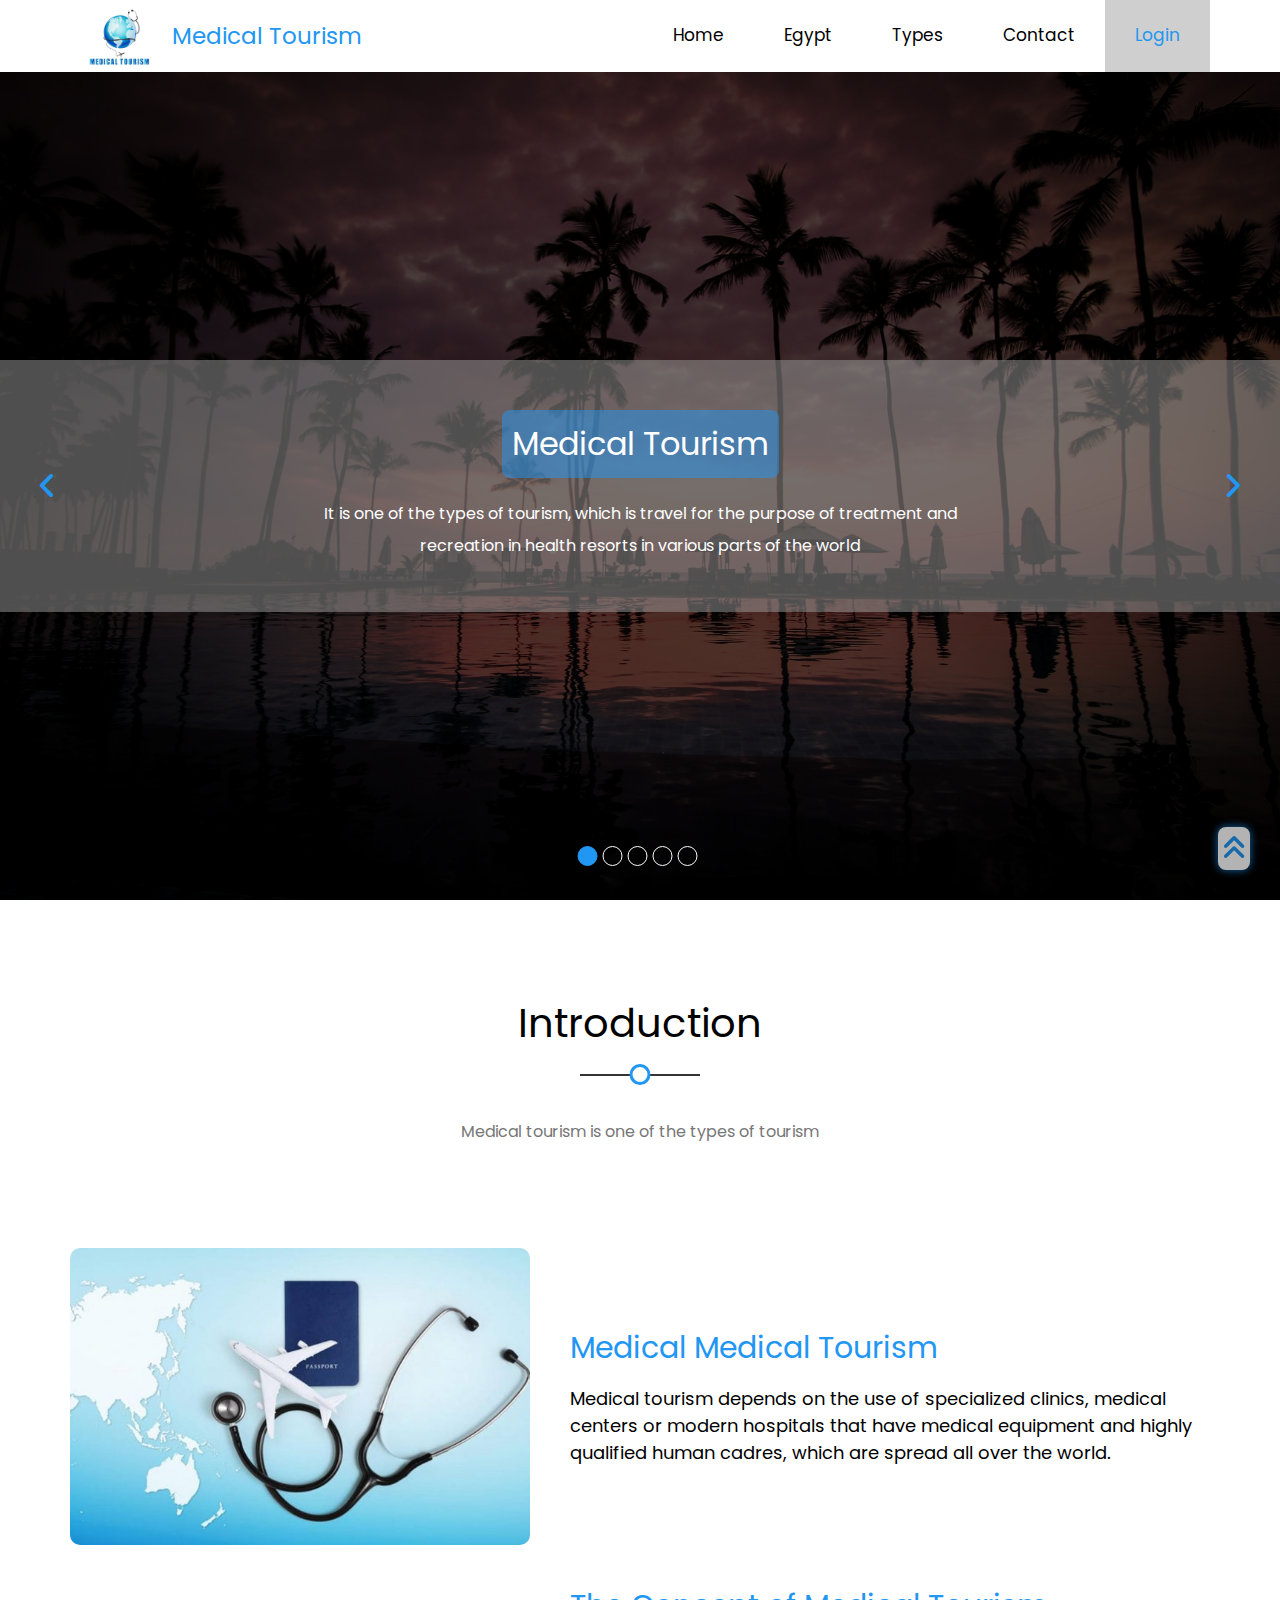
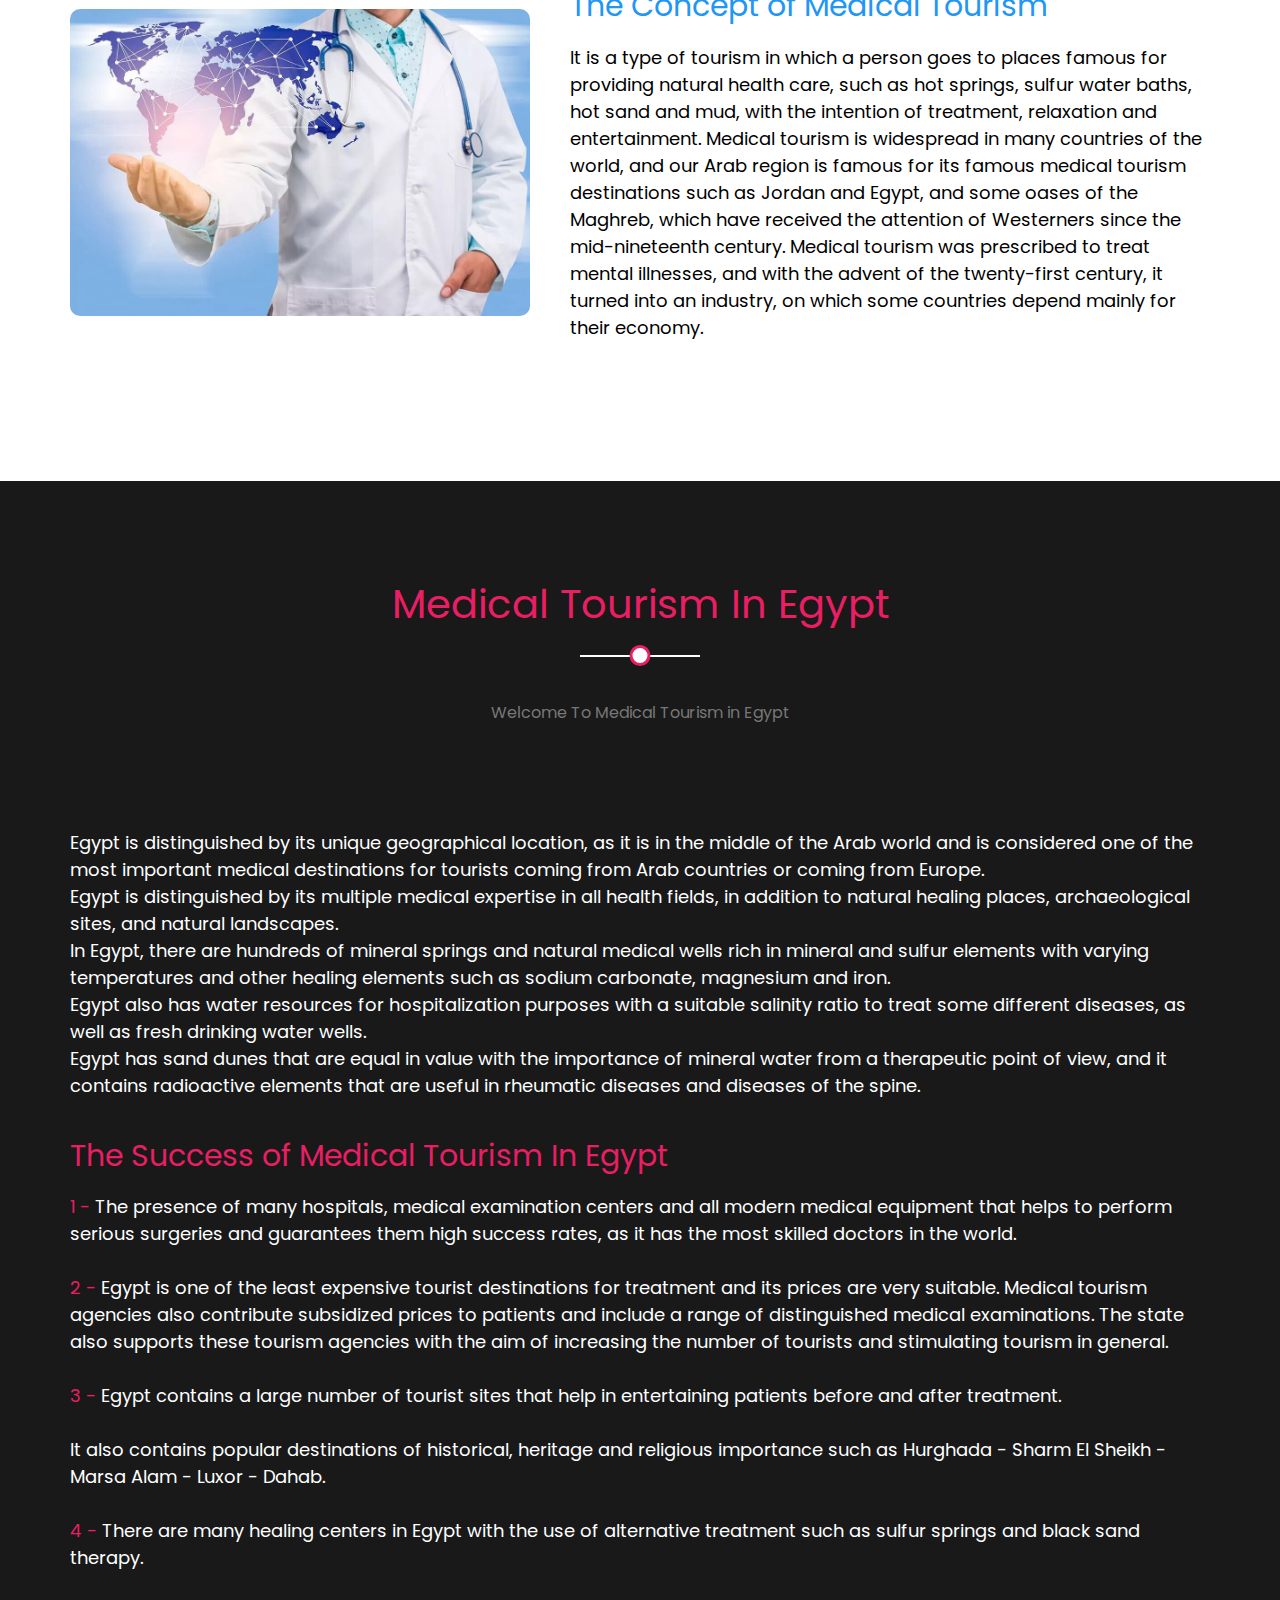
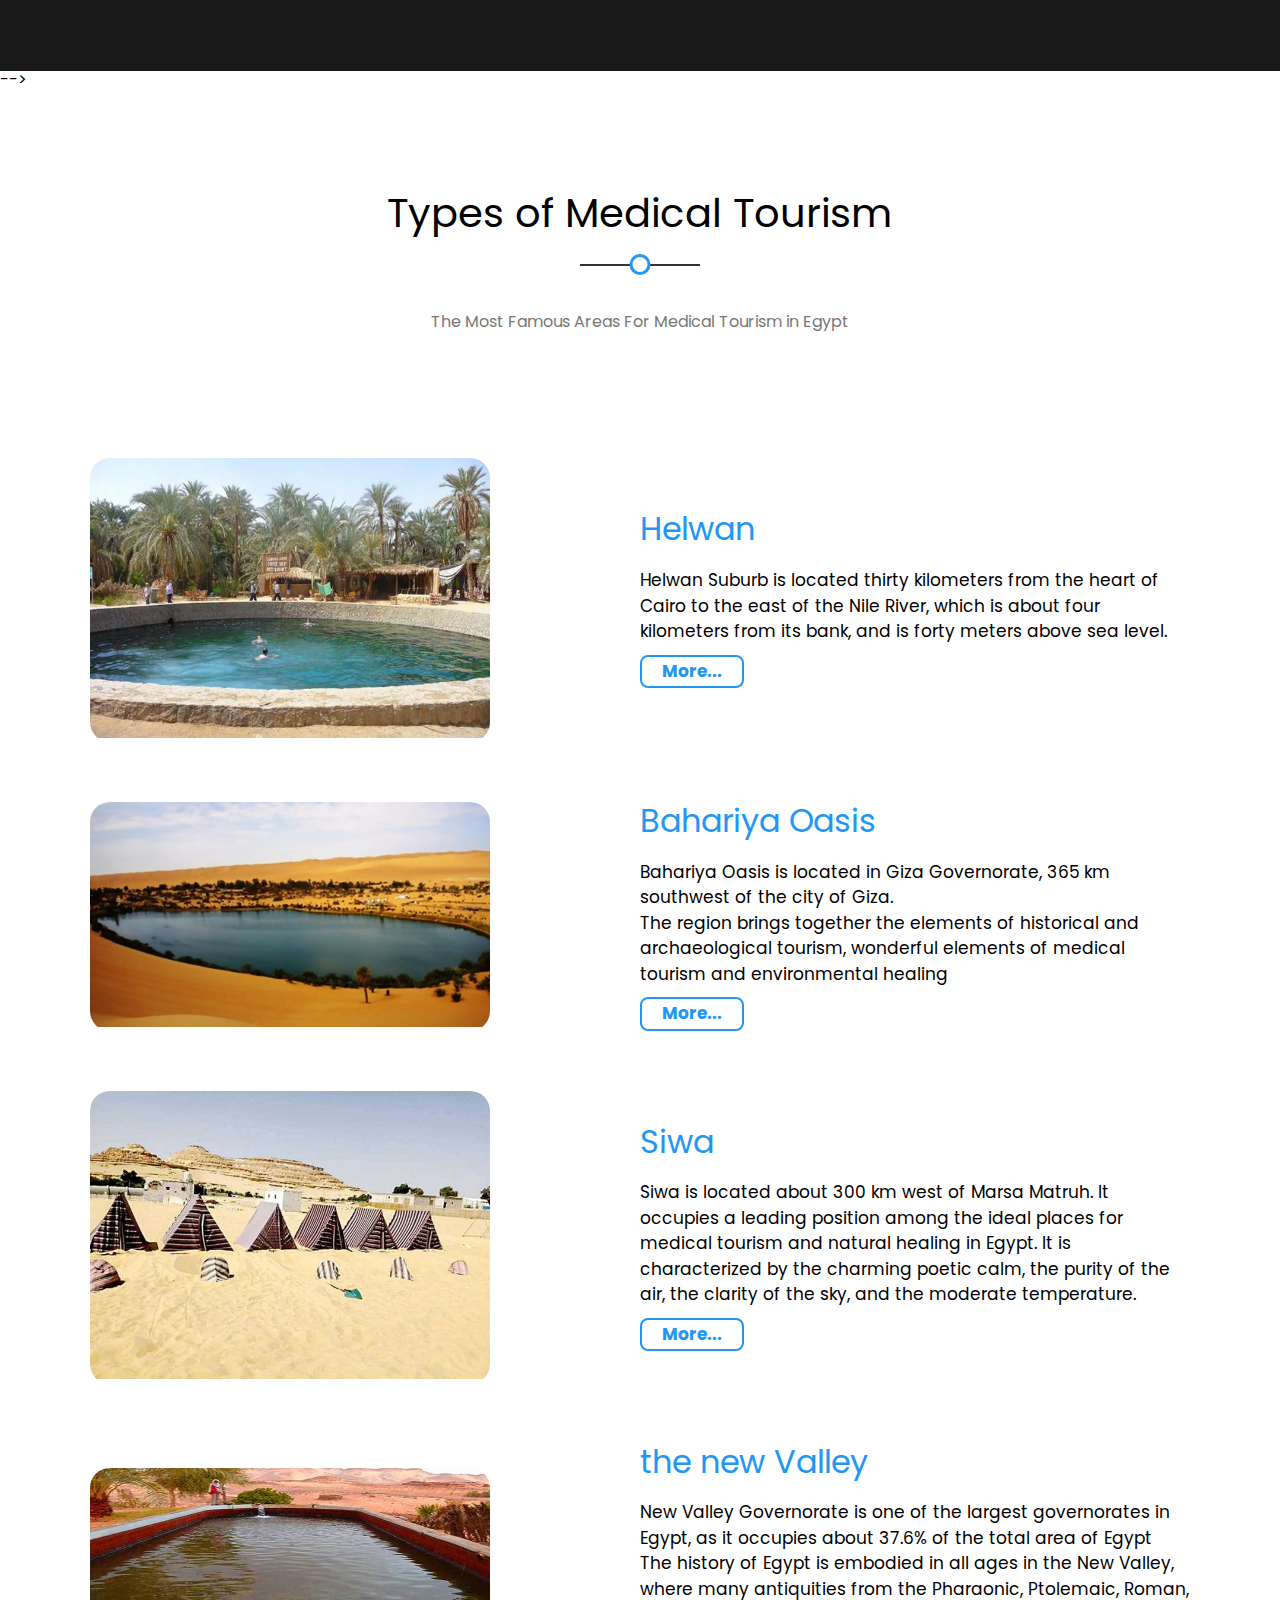
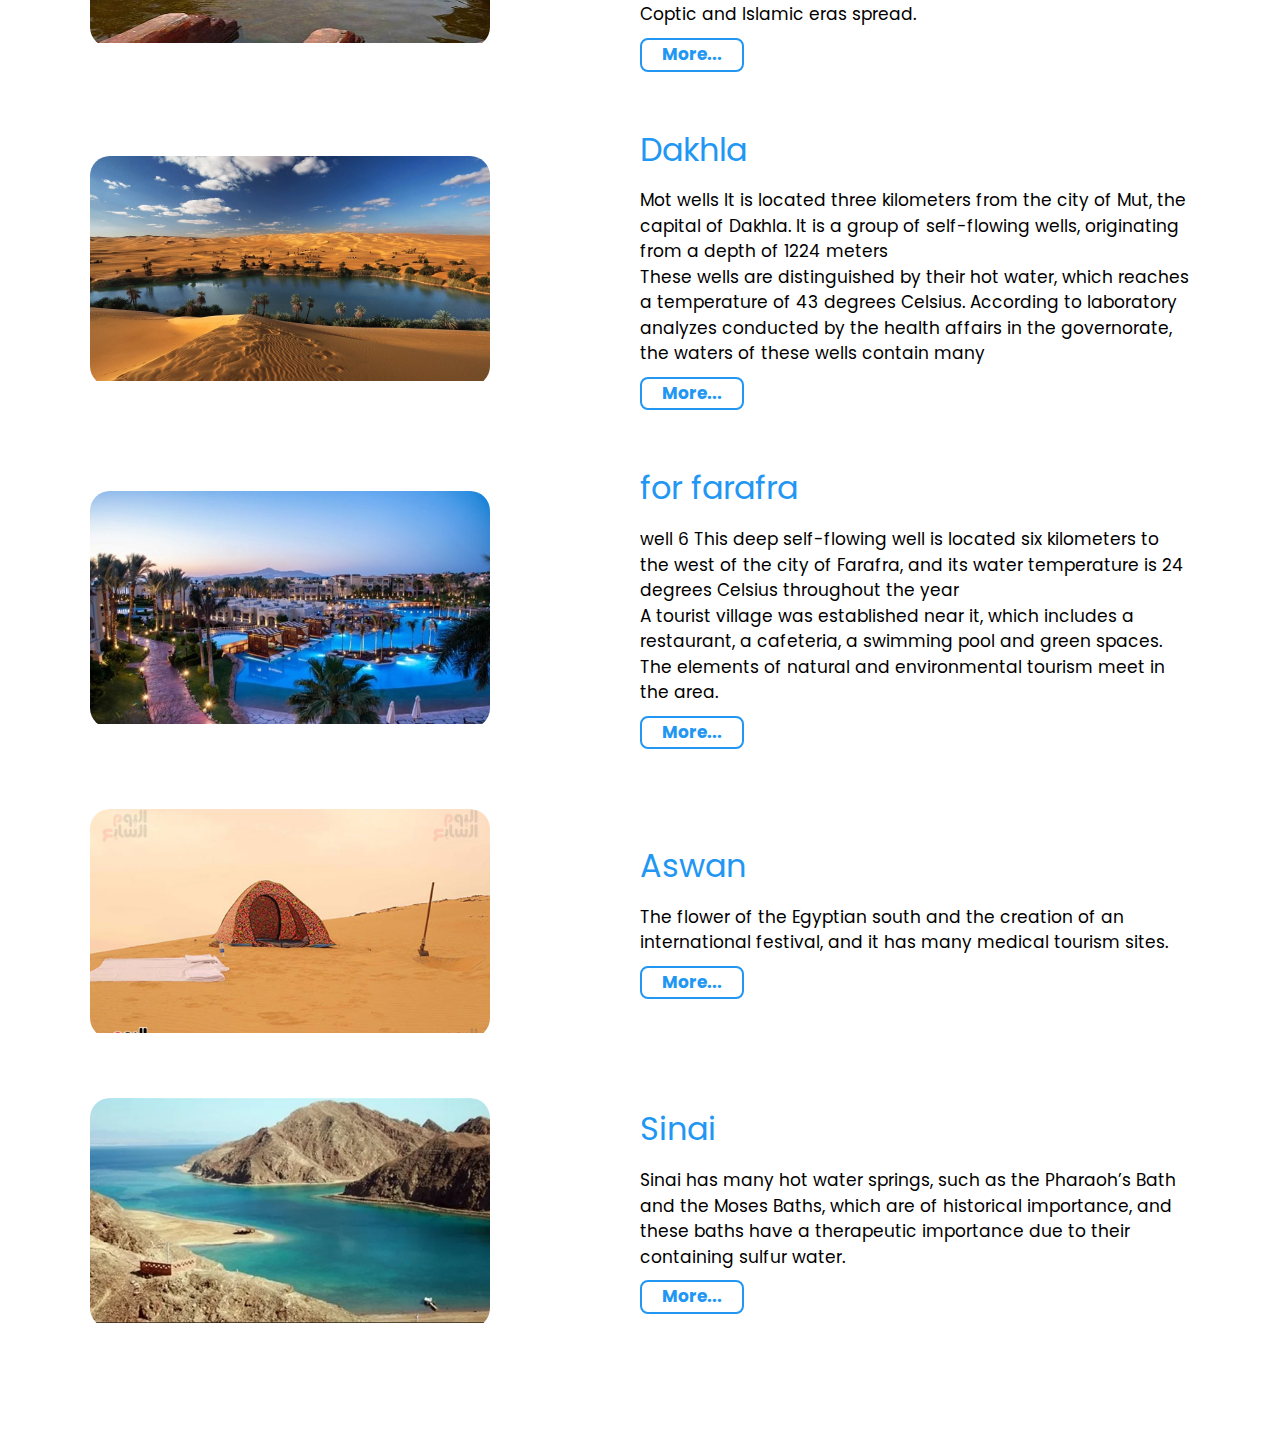
<file: index.html>
<!DOCTYPE html>
<html lang="en">
<head>
  <meta charset="UTF-8">
  <meta http-equiv="X-UA-Compatible" content="IE=edge">
  <meta name="viewport" content="width=device-width, initial-scale=1.0">
  <title>Medical Tourism</title>
  <!-- Normalize File -->
  <link rel="stylesheet" href="./assets/css/normalize.css">
  <!-- Css File-->
  <link rel="stylesheet" href="./assets/css/main.css">
  <!-- Font Awesome -->
  <link rel="stylesheet" href="./assets/css/all.min.css">
  <!-- Google Fonts -->
  <link rel="preconnect" href="https://fonts.googleapis.com">
  <link rel="preconnect" href="https://fonts.gstatic.com" crossorigin>
  <link href="https://fonts.googleapis.com/css2?family=Poppins:wght@400;500;600;700&display=swap" rel="stylesheet">
</head>
<body>
  <!-- Start Header -->
  <div class="header" id="header">
    <div class="container">
      <a href="./index.html" class="logo"><img src="./assets/img/logo-me.png" alt="Medical Tourism">Medical Tourism</a>
      <div class="nav">
          <ul class="main-nav" id="nav-links">
            <li><a href="./index.html">Home</a></li>
            <li><a href="" data-link="egypt">Egypt</a></li>
            <li><a href="" data-link="types">Types</a></li>
            <li><a href="" >Contact</a></li>
            <li><a href="./assets/pages/login/tourism.html"  class="sign">Login</a></li>
          </ul>
          <div class="nav-toggle" id="toggle">
            <i class="fas fa-bars"></i>
          </div>
      </div>
    </div>
  </div>
  <!-- End Header -->
  <!-- Start Landing -->
  <div class="landing">
    <div class="container-images">
      <img src="./assets/img/1-landing.jpg" alt="" data-id="1" class="active-view">
      <img src="./assets/img/2-landing.jpg" alt="" data-id="2">
      <img src="./assets/img/3-landing.jpg" alt="" data-id="3">
      <img src="./assets/img/4-landing.jpg" alt="" data-id="4">
      <img src="./assets/img/5-landing.jpg" alt="" data-id="5">
    </div>
    <div class="intro-text">
        <h3>Medical Tourism</h3>
        <p>
          It is one of the types of tourism, which is travel for the purpose of treatment and recreation in health resorts in various parts of the world
        </p>
    </div>
    <i class="fas fa-angle-left" id="left"></i>
    <i class="fas fa-angle-right" id="right"></i>
    <span class="ball">
    </span>
  </div>
<!-- End Landing -->

<!-- Start Introduction -->
<div class="intro" id="intro">

  <div class="main-heading">
    <h2>Introduction</h2>
    <p>Medical tourism is one of the types of tourism</p>
  </div>
  <div class="box">
    <div class="container">
      <div class="images">
        <img src="./assets/img/intro0.jpg" alt="">
      </div>
      <div class="intro-content">
        <h3>Medical Medical Tourism</h3>
        <p>
          Medical tourism depends on the use of specialized clinics, medical centers or modern hospitals that have medical equipment and highly qualified human cadres, which are spread all over the world.
        </p>
      </div>
    </div>
  </div>

  <div class="box">
    <div class="container">
      <div class="images">
        <img src="./assets/img/intro1.jpg" alt="">
      </div>
      <div class="intro-content">
        <h3>The Concept of Medical Tourism</h3>
        <p>
          It is a type of tourism in which a person goes to places famous for providing natural health care, such as hot springs, sulfur water baths, hot sand and mud, with the intention of treatment, relaxation and entertainment. Medical tourism is widespread in many countries of the world, and our Arab region is famous for its famous medical tourism destinations such as Jordan and Egypt, and some oases of the Maghreb, which have received the attention of Westerners since the mid-nineteenth century. Medical tourism was prescribed to treat mental illnesses, and with the advent of the twenty-first century, it turned into an industry, on which some countries depend mainly for their economy.
        </p>
      </div>
    </div>
  </div>

</div>
<!-- End Introduction -->


<!-- Medical tourism in Egypt -->
<div class="egypt" id="egypt">

  <div class="main-heading">
    <h2>Medical Tourism In Egypt</h2>
    <p>Welcome To Medical Tourism in Egypt</p>
  </div>
  <div class="container">

    <div class="intro-content">
      <p>
        Egypt is distinguished by its unique geographical location, as it is in the middle of the Arab world and is considered one of the most important medical destinations for tourists coming from Arab countries or coming from Europe.<br>

        Egypt is distinguished by its multiple medical expertise in all health fields, in addition to natural healing places, archaeological sites, and natural landscapes.<br>

        In Egypt, there are hundreds of mineral springs and natural medical wells rich in mineral and sulfur elements with varying temperatures and other healing elements such as sodium carbonate, magnesium and iron.<br>

        Egypt also has water resources for hospitalization purposes with a suitable salinity ratio to treat some different diseases, as well as fresh drinking water wells.<br>

        Egypt has sand dunes that are equal in value with the importance of mineral water from a therapeutic point of view, and it contains radioactive elements that are useful in rheumatic diseases and diseases of the spine.
      </p>
    </div>

    <div class="intro-content">
      <h3>The Success of Medical Tourism In Egypt</h3>
      <p>
        <span>1 -</span> The presence of many hospitals, medical examination centers and all modern medical equipment that helps to perform serious surgeries and guarantees them high success rates, as it has the most skilled doctors in the world.<br><br>

        <span>2 -</span>  Egypt is one of the least expensive tourist destinations for treatment and its prices are very suitable. Medical tourism agencies also contribute subsidized prices to patients and include a range of distinguished medical examinations.

        The state also supports these tourism agencies with the aim of increasing the number of tourists and stimulating tourism in general.<br><br>

        <span>3 -</span>  Egypt contains a large number of tourist sites that help in entertaining patients before and after treatment.<br><br>

        It also contains popular destinations of historical, heritage and religious importance such as Hurghada - Sharm El Sheikh - Marsa Alam - Luxor - Dahab.<br><br>

        <span>4 -</span>  There are many healing centers in Egypt with the use of alternative treatment such as sulfur springs and black sand therapy.
      </p>
    </div>





  </div>
  </div>
<!-- Medical tourism in Egypt -->

<!-- Start types --> -->
  <div class="types" id="types">

    <div class="main-heading">
      <h2>Types of Medical Tourism</h2>
      <p>The Most Famous Areas For Medical Tourism in Egypt</p>
    </div>

    <div class="container">
      
      <div class="type">
        <div class="image">
          <img src="./assets/img/typy1.jpg" alt="">
        </div>
        <div class="text">
          <h3>Helwan</h3>
          <p>
            Helwan Suburb is located thirty kilometers from the heart of Cairo to the east of the Nile River, which is about four kilometers from its bank, and is forty meters above sea level.
          </p>
          <a href="./assets/pages/Helwan.html">More...</a>
        </div>
      </div>

      <div class="type">
        <div class="image">
          <img src="./assets/img/typy2.jpg" alt="">
        </div>
        <div class="text">
          <h3>Bahariya Oasis</h3>
          <p>
            Bahariya Oasis is located in Giza Governorate, 365 km southwest of the city of Giza.<br>
            The region brings together the elements of historical and archaeological tourism, wonderful elements of medical tourism and environmental healing
          </p>
          <a href="./assets/pages/Bahariya Oasis.html">More...</a>
        </div>
      </div>

      <div class="type">
        <div class="image">
          <img src="./assets/img/typy3.jpg" alt="">
        </div>
        <div class="text">
          <h3>Siwa</h3>
          <p>
            Siwa is located about 300 km west of Marsa Matruh. It occupies a leading position among the ideal places for medical tourism and natural healing in Egypt. It is characterized by the charming poetic calm, the purity of the air, the clarity of the sky, and the moderate temperature.
          </p>
          <a href="./assets/pages/siwa.html">More...</a>
        </div>
      </div>

      <div class="type">
        <div class="image">
          <img src="./assets/img/typy4.jpg" alt="">
        </div>
        <div class="text">
          <h3>the new Valley</h3>
          <p>
            New Valley Governorate is one of the largest governorates in Egypt, as it occupies about 37.6% of the total area of Egypt <br>
            The history of Egypt is embodied in all ages in the New Valley, where many antiquities from the Pharaonic, Ptolemaic, Roman, Coptic and Islamic eras spread.
          </p>
          <a href="./assets/pages/the new Valley.html">More...</a>
        </div>
      </div>

      <!-- <div class="type">
        <div class="image">
          <img src="./assets/img/typy5.jpg" alt="">
        </div>
        <div class="text">
          <h3>Kharga</h3>
          <p>
            It is about 28 km south of Al-Kharga city, and it is deep self-flowing wells, originating at a depth of 1,000 meters, and its temperature is 28 degrees Celsius, surrounded by green areas. The laboratory analysis proved that its water contains several mineral elements of therapeutic benefit, and soft sand dunes spread near it that can be used for treatment by burial in the sand. 
          </p>
          <a href="#">More...</a>
        </div>
      </div> -->

      <div class="type">
        <div class="image">
          <img src="./assets/img/typy6.jpg" alt="">
        </div>
        <div class="text">
          <h3>Dakhla</h3>
          <p>
            Mot wells
            It is located three kilometers from the city of Mut, the capital of Dakhla. It is a group of self-flowing wells, originating from a depth of 1224 meters <br>
            These wells are distinguished by their hot water, which reaches a temperature of 43 degrees Celsius. According to laboratory analyzes conducted by the health affairs in the governorate, the waters of these wells contain many
          </p>
          <a href="#">More...</a>
        </div>
      </div>

      <div class="type">
        <div class="image">
          <img src="./assets/img/typy7.jpg" alt="">
        </div>
        <div class="text">
          <h3>for farafra</h3>
          <p>
            well 6
            This deep self-flowing well is located six kilometers to the west of the city of Farafra, and its water temperature is 24 degrees Celsius throughout the year <br>
            A tourist village was established near it, which includes a restaurant, a cafeteria, a swimming pool and green spaces. The elements of natural and environmental tourism meet in the area.
          </p>
          <a href="#">More...</a>
        </div>
      </div>

      <div class="type">
        <div class="image">
          <img src="./assets/img/typy8.jpg" alt="">
        </div>
        <div class="text">
          <h3>Aswan</h3>
          <p>
            The flower of the Egyptian south and the creation of an international festival, and it has many medical tourism sites.
          </p>
          <a href="#">More...</a>
        </div>
      </div>

      <div class="type">
        <div class="image">
          <img src="./assets/img/typy9.webp" alt="">
        </div>
        <div class="text">
          <h3>Sinai</h3>
          <p>
            Sinai has many hot water springs, such as the Pharaoh’s Bath and the Moses Baths, which are of historical importance, and these baths have a therapeutic importance due to their containing sulfur water.
          </p>
          <a href="#">More...</a>
        </div>
      </div>


    </div>
  </div>
  <!-- End types -->
  <span class="go-top">
    <i class="fa-solid fa-angles-up"></i>
  </span>




















  <!-- Main JavaScript -->
  <script src="./assets/js/main.js"></script>
</body>
</html>
</file>
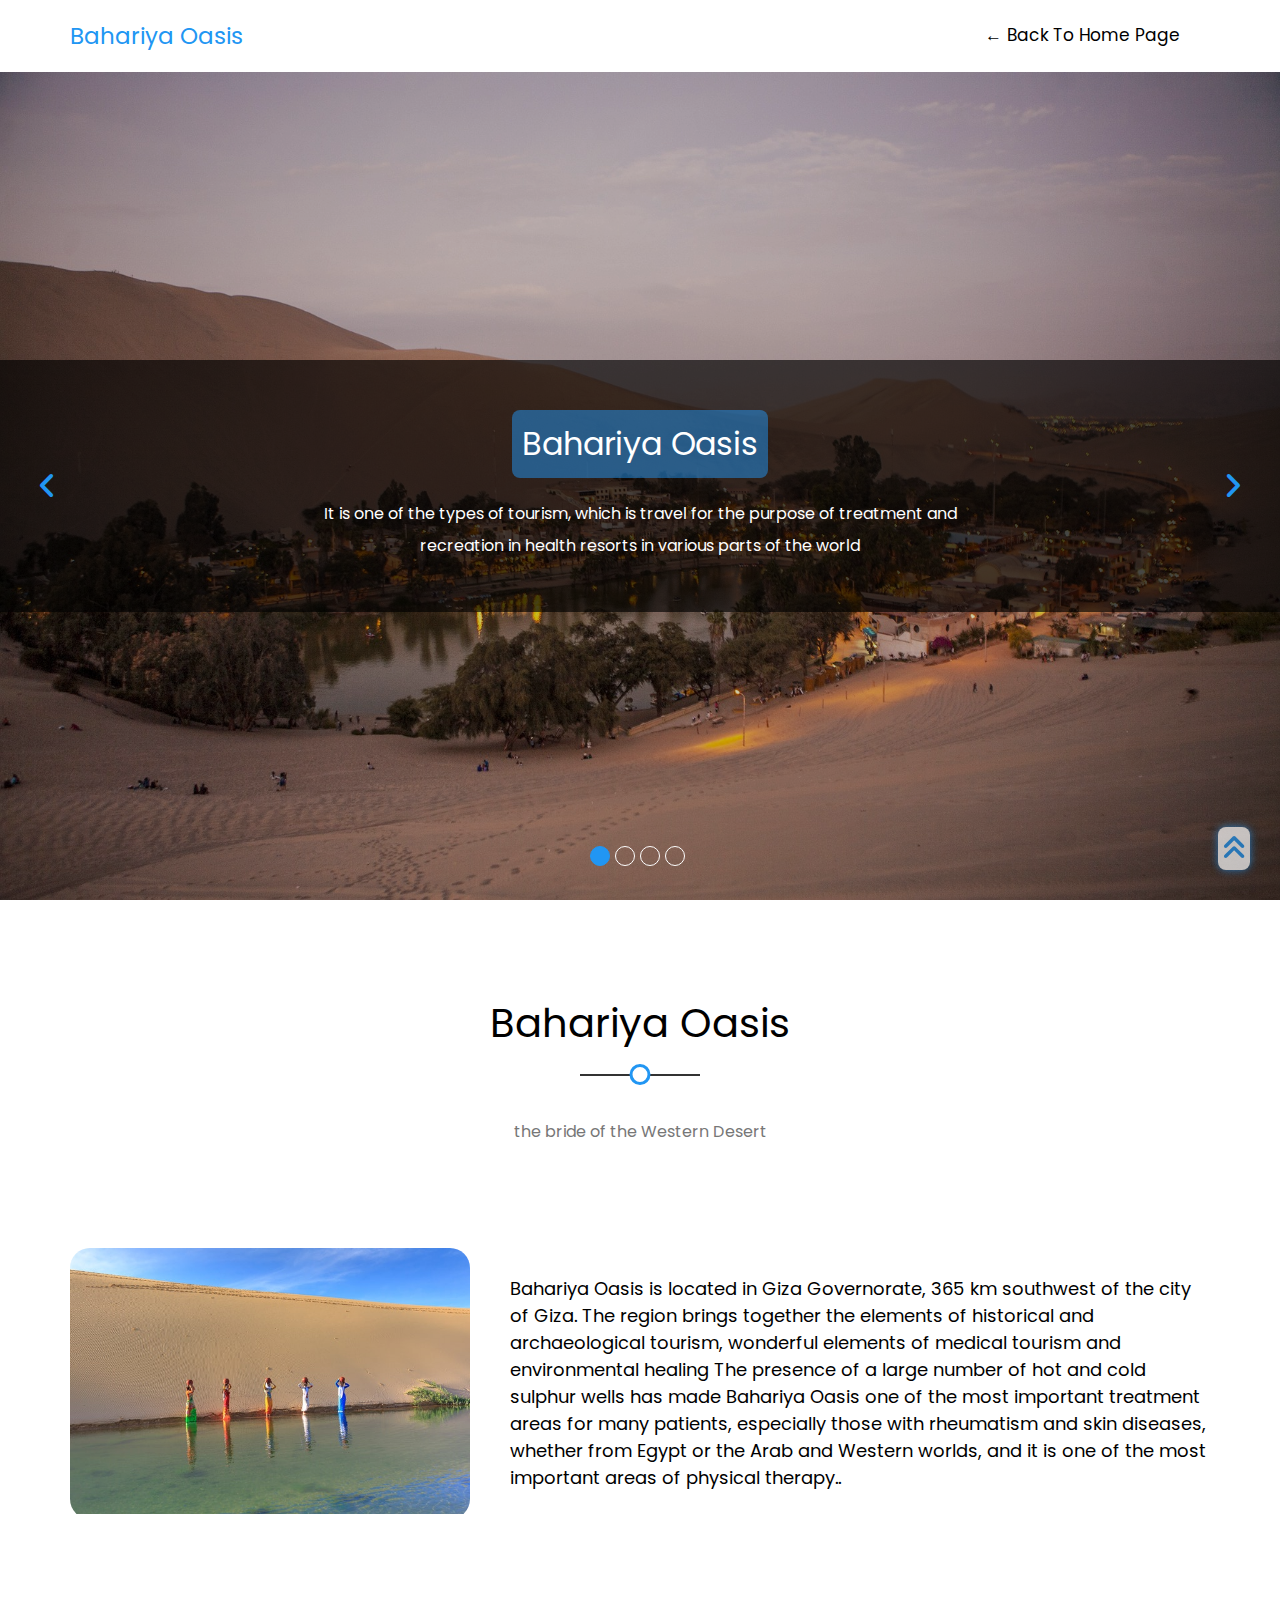
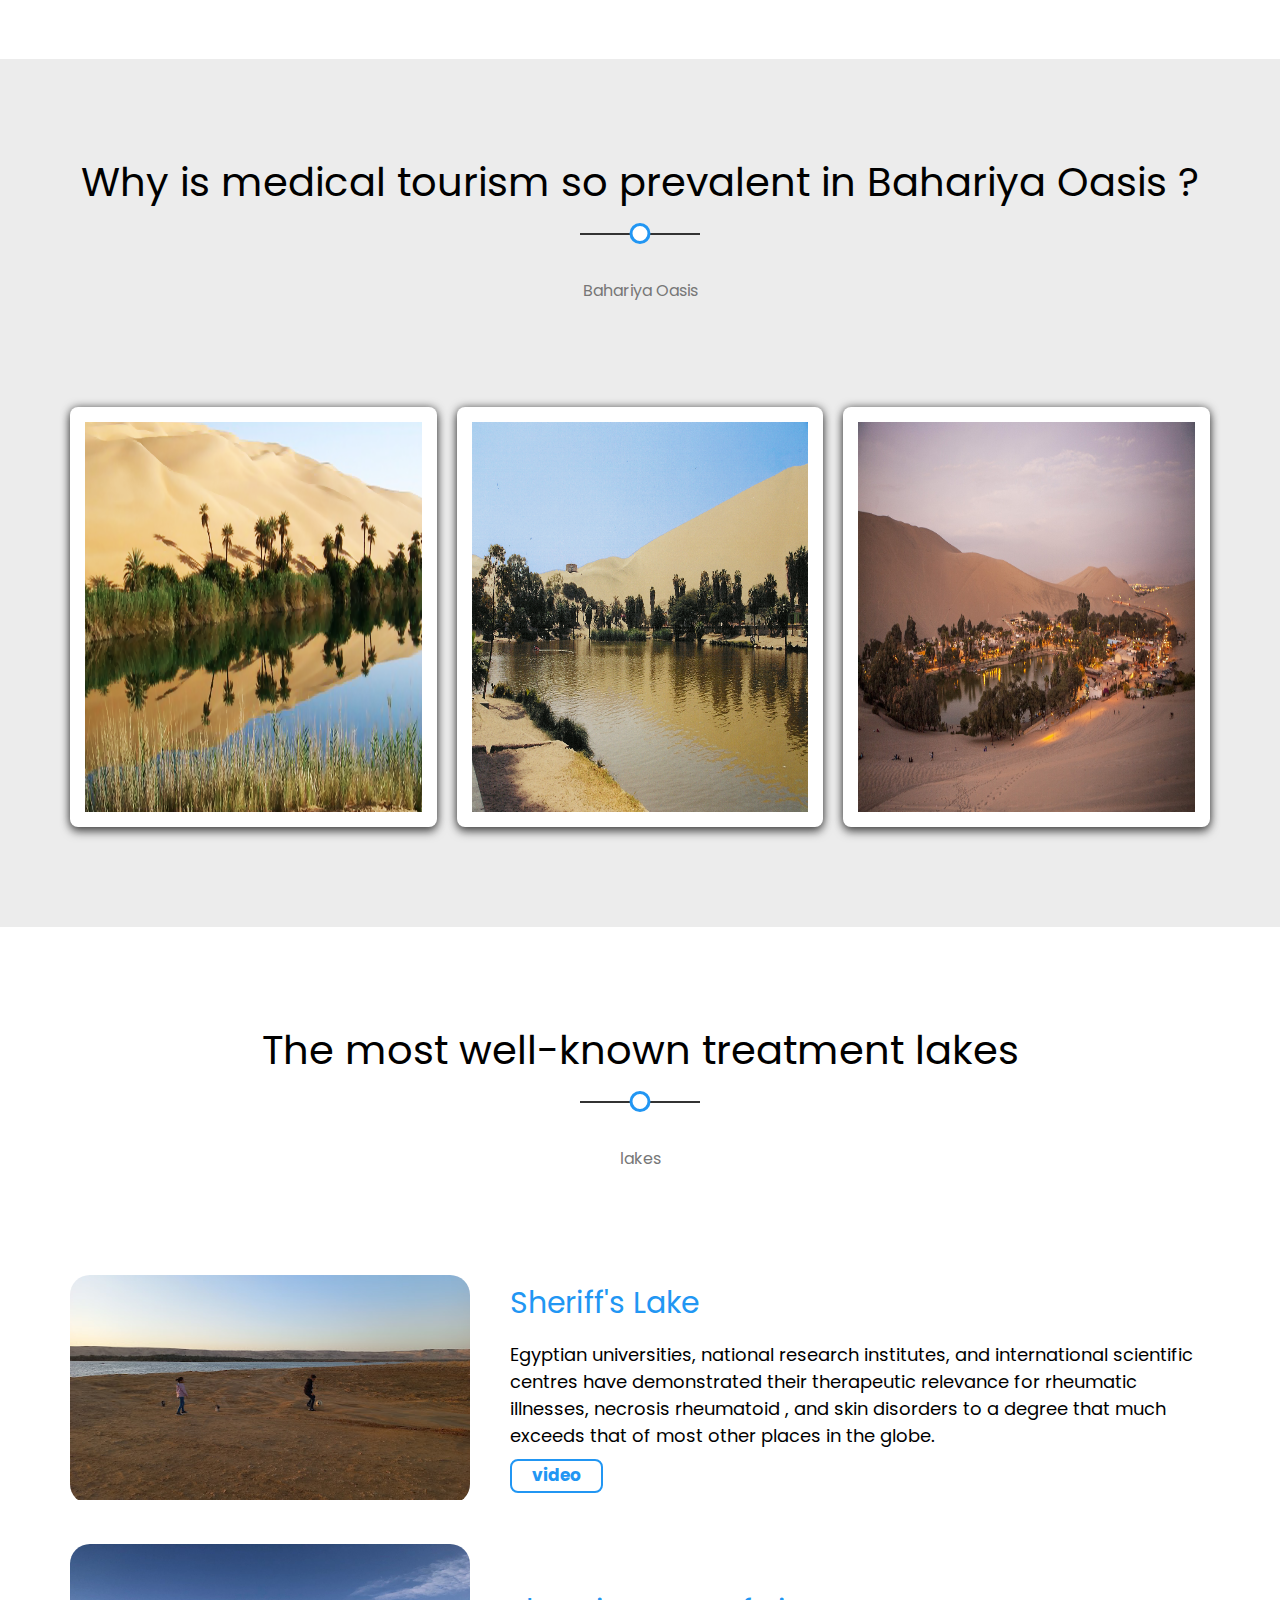
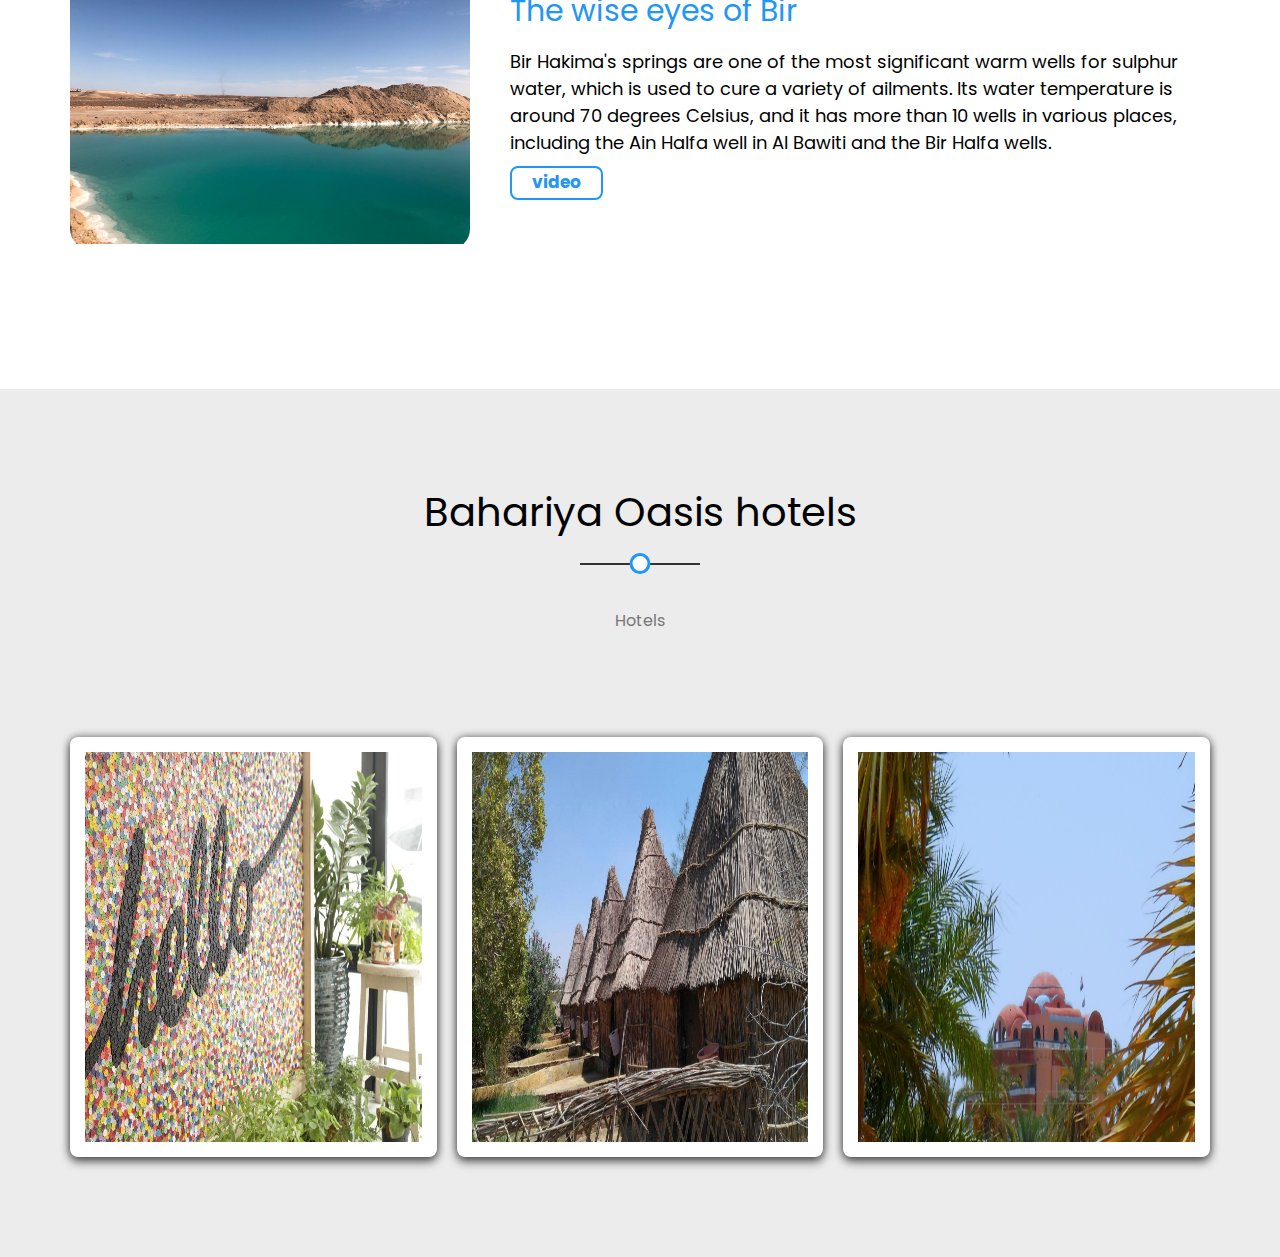
<file: assets/pages/Bahariya Oasis.html>
<!DOCTYPE html>
<html lang="en">
<head>
  <meta charset="UTF-8">
  <meta http-equiv="X-UA-Compatible" content="IE=edge">
  <meta name="viewport" content="width=device-width, initial-scale=1.0">
  <title>Bahariya Oasis</title>
  <!-- Normalize File -->
  <link rel="stylesheet" href="../css/normalize.css">
  <!-- Css File-->
  <link rel="stylesheet" href="../css/gov.css">
  <!-- Font Awesome -->
  <link rel="stylesheet" href="../css/all.min.css">
  <!-- Google Fonts -->
  <link rel="preconnect" href="https://fonts.googleapis.com">
  <link rel="preconnect" href="https://fonts.gstatic.com" crossorigin>
  <link href="https://fonts.googleapis.com/css2?family=Poppins:wght@400;500;600;700&display=swap" rel="stylesheet">
</head>
<body>


  <div class="header" id="header">
    <div class="container">
      <a href="./Bahariya Oasis.html" class="logo">Bahariya Oasis</a>
      <div class="nav">
          <ul class="main-nav" id="nav-links">
            <li><a href="../../index.html">&#8592; Back To Home Page</a></li>
          </ul>
          <div class="nav-toggle" id="toggle">
            <i class="fas fa-bars"></i>
          </div>
      </div>
    </div>
  </div>

  <div class="landing" id="gov1">
    
    <div class="box-slider  active-slider"  data-id="1">

      <div class="container-images">
        <img src="../img/bahariyaOasis/Bahariya Oasis1.jpg" alt="">
      </div>
      <div class="intro-text">
          <h3>Bahariya Oasis</h3>
          <p>
            It is one of the types of tourism, which is travel for the purpose of treatment and recreation in health resorts in various parts of the world
          </p>
      </div>
  
    </div>

    <div class="box-slider"  data-id="2">

      <div class="container-images">
        <img src="../img/bahariyaOasis/Bahariya Oasis4.png" alt="">
      </div>
      <div class="intro-text">
          <h3>Al Qasr</h3>
          <p>
            It is the twin village adjacent to Al Bawiti.
          </p>
      </div>
  
    </div>

    <div class="box-slider"  data-id="3">

      <div class="container-images">
        <img src="../img/bahariyaOasis/BahariyaOasis3.jpg" alt="">
      </div>
      <div class="intro-text">
          <h3> Al-Hara::</h3>
          <p>
            It is the farthest eastern village, a few kilometers to the east of the villages of Mandisha and Al-Zabo.
          </p>
      </div>
  
    </div>
    <div class="box-slider"  data-id="4">

      <div class="container-images">
        <img src="../img/bahariyaOasis/Bahariya Oasis5.jpg" alt="">
      </div>
      <div class="intro-text">
          <h3>Mandisha and Al-Zabo</h3>
          <p>
            They are located to the east, 10 km from the villages of Al-Bawiti and Al-Qasr.
          </p>
      </div>
  
    
    
    </div>

    <i class="fas fa-angle-left" id="left"></i>
    <i class="fas fa-angle-right" id="right"></i>
    <span class="ball">
    </span>

  </div>



  <div class="intro" id="gov2">
    <div class="main-heading">
      <h2>Bahariya Oasis</h2>
      <p>the bride of the Western Desert</p>
    </div>
    <div class="box">
      <div class="container">
        <div class="images">
          <img src="../img/bahariyaOasis/photosmal.png" alt="">
        </div>
        <div class="intro-content">
          <p>
                Bahariya Oasis is located in Giza Governorate, 365 km southwest of the city of Giza.
                The region brings together the elements of historical and archaeological tourism,
                wonderful elements of medical tourism and environmental healing
                The presence of a large number of hot and cold sulphur wells has made Bahariya Oasis 
                one of the most important treatment areas for many patients, especially those with rheumatism
                and skin diseases,
                whether from Egypt or the Arab and Western worlds, and it is one of the most important areas of physical therapy..
        </p>
        </div>
      </div>
    </div>
  </div>


  <div class="inf-card" id="gov3">
    <div class="main-heading">
      <h2>Why is medical tourism so prevalent in Bahariya Oasis ?</h2>
      <p>Bahariya Oasis</p>
    </div>

    <div class="container">
      
      <div class="box">
        <div class="image">
          <img src="../img/bahariyaOasis/Bahariya Oasis4.png" alt="">
        </div>
        <div class="text">
            "The climate in the oasis areas is dry, and the humidity is nearly non-existent, making it an ideal location for treating a variety of ailments".
        </div>
      </div>

      <div class="box">
        <div class="image">
          <img src="../img/bahariyaOasis/Bahariya Oasis2.png" alt="">
        </div>
        <div class="text">
            "The oasis are known for their many springs and sulphur water wells, which number up to 398 in number and range from 30 to 70 degrees Celsius".
        </div>

      </div>
      <div class="box">
        <div class="image">
          <img src="../img/bahariyaOasis/Bahariya Oasis1.jpg" alt="">
        </div>
        <div class="text">
            "It is low in moisture and includes vital ingredients that aid in the treatment of ailments such as rheumatism, rheumatoid arthritis, and spinal discomfort"
        </div>
      </div>



    </div>
  </div>


  <div class="intro" id="gov4">

    <div class="main-heading">
      <h2>The most well-known treatment lakes</h2>
      <p>lakes</p>
    </div>
    
    <div class="box">
      <div class="container">
        <div class="images">
          <img src="../img/bahariyaOasis/Sheriff's Lake.jpg" alt="">
        </div>
        <div class="intro-content">
          <h3>Sheriff's Lake</h3>
          <p>
            Egyptian universities, national research institutes, and international scientific centres have demonstrated their 
            therapeutic relevance for rheumatic illnesses,
             necrosis  rheumatoid  , and  skin disorders   to a degree that much
            exceeds that of most other places in the globe.
          </p>
          <a href="https://www.youtube.com/watch?v=e7tqQoFHdFM">video</a>
        </div>
      </div>
    </div>

    <div class="box">
      <div class="container">
        <div class="images">
          <img src="../img/bahariyaOasis/salt-lakes-view.jpg" alt="">
        </div>
        <div class="intro-content">
          <h3>The wise eyes of Bir</h3>
          <p>
            Bir Hakima's springs are one of the most significant warm wells for sulphur water, which is used to cure a 
            variety of ailments. Its water temperature is around 70 degrees Celsius, and
            it has more than 10 wells in various places, including the Ain Halfa well in Al Bawiti and the Bir Halfa wells.
          </p>
          <a href="https://youtu.be/4PZIjtVuPO8">video</a>
        </div>
      </div>
    </div>

  </div>


  <div class="inf-card" id="gov5">

    <div class="main-heading">
      <h2>Bahariya Oasis hotels</h2>
      <p>Hotels</p>
    </div>

    <div class="container">
      

      <div class="box">
        <div class="image">
          <img src="../img/siwa/Genius .jpg" alt="">
        </div>
        <div class="text">
          <a href="https://ie.hotels.com/ho1008841152/?q-check-in=2022-04-24&q-check-out=2022-04-25&q-rooms=1&q-room-0-adults=2&q-room-0-children=0">Badry Sahara Camp</a>
          What’s around
          Bahariya Oasis - 4.8 mi / 7.8 km
          Golden Mummies Museum - 5.4 mi / 8.7 km
          Oasis Heritage Museum - 5.9 mi / 9.6 km        </div>
      </div>
      <div class="box">
        <div class="image">
          <img src="../img/bahariyaOasis/hotel1 (1).jpg" alt="">
        </div>
        <div class="text">
                <a href="https://ie.hotels.com/ho859285664/?q-check-in=2022-04-24&q-check-out=2022-04-25&q-rooms=1&q-room-0-adults=2&q-room-0-children=0&f-hotel-id=859321376&sort-order=BEST_SELLER&WOD=7&WOE=1&MGT=1&ZSX=0&SYE=3&YGF=14" ><div class='heading'>White Desert Camp</div></a>
                What’s around
                Bahariya Oasis - 24 min walk
                Oasis Heritage Museum - 25 min walk
                Golden Mummies Museum - 32 min walk        </div>

      </div>
      <div class="box">
        <div class="image">
          <img src="../img/bahariyaOasis/hotel3.jpg" alt="">
        </div>
        <div class="text">
            <a href="https://www.findhotel.net/Hotel/Search?placeId=248667&label=&se=adw&ad_group_id=107900142218&ad_id=455792877026&target_id=kwd-937197439603&device=c&network=g&ad_position=&match_type=b&loc_physical=9048955&acc=com&gclid=Cj0KCQiAmpyRBhC-ARIsABs2EAr2K4fZ0qZ7w__GwQdnthZXnX3REMxQUQu6tKHk7iYHOnUMfsEx6O0aAggjEALw_wcB&profile=ig88zpd1k7&gclsrc=aw.ds&" > <div class='heading'> Bedouin Castle</div></a>
            What’s around
            Golden Mummies Museum - 2.4 mi / 3.9 km
            Oasis Heritage Museum - 2.7 mi / 4.3 km
            Bahariya Oasis - 3 mi / 4.9 km        </div>
      </div>


    </div>
  </div>

  <span class="go-top">
    <i class="fa-solid fa-angles-up"></i>
  </span>
  <script src="../js/gov.js"></script>
</body>
</html>
</file>
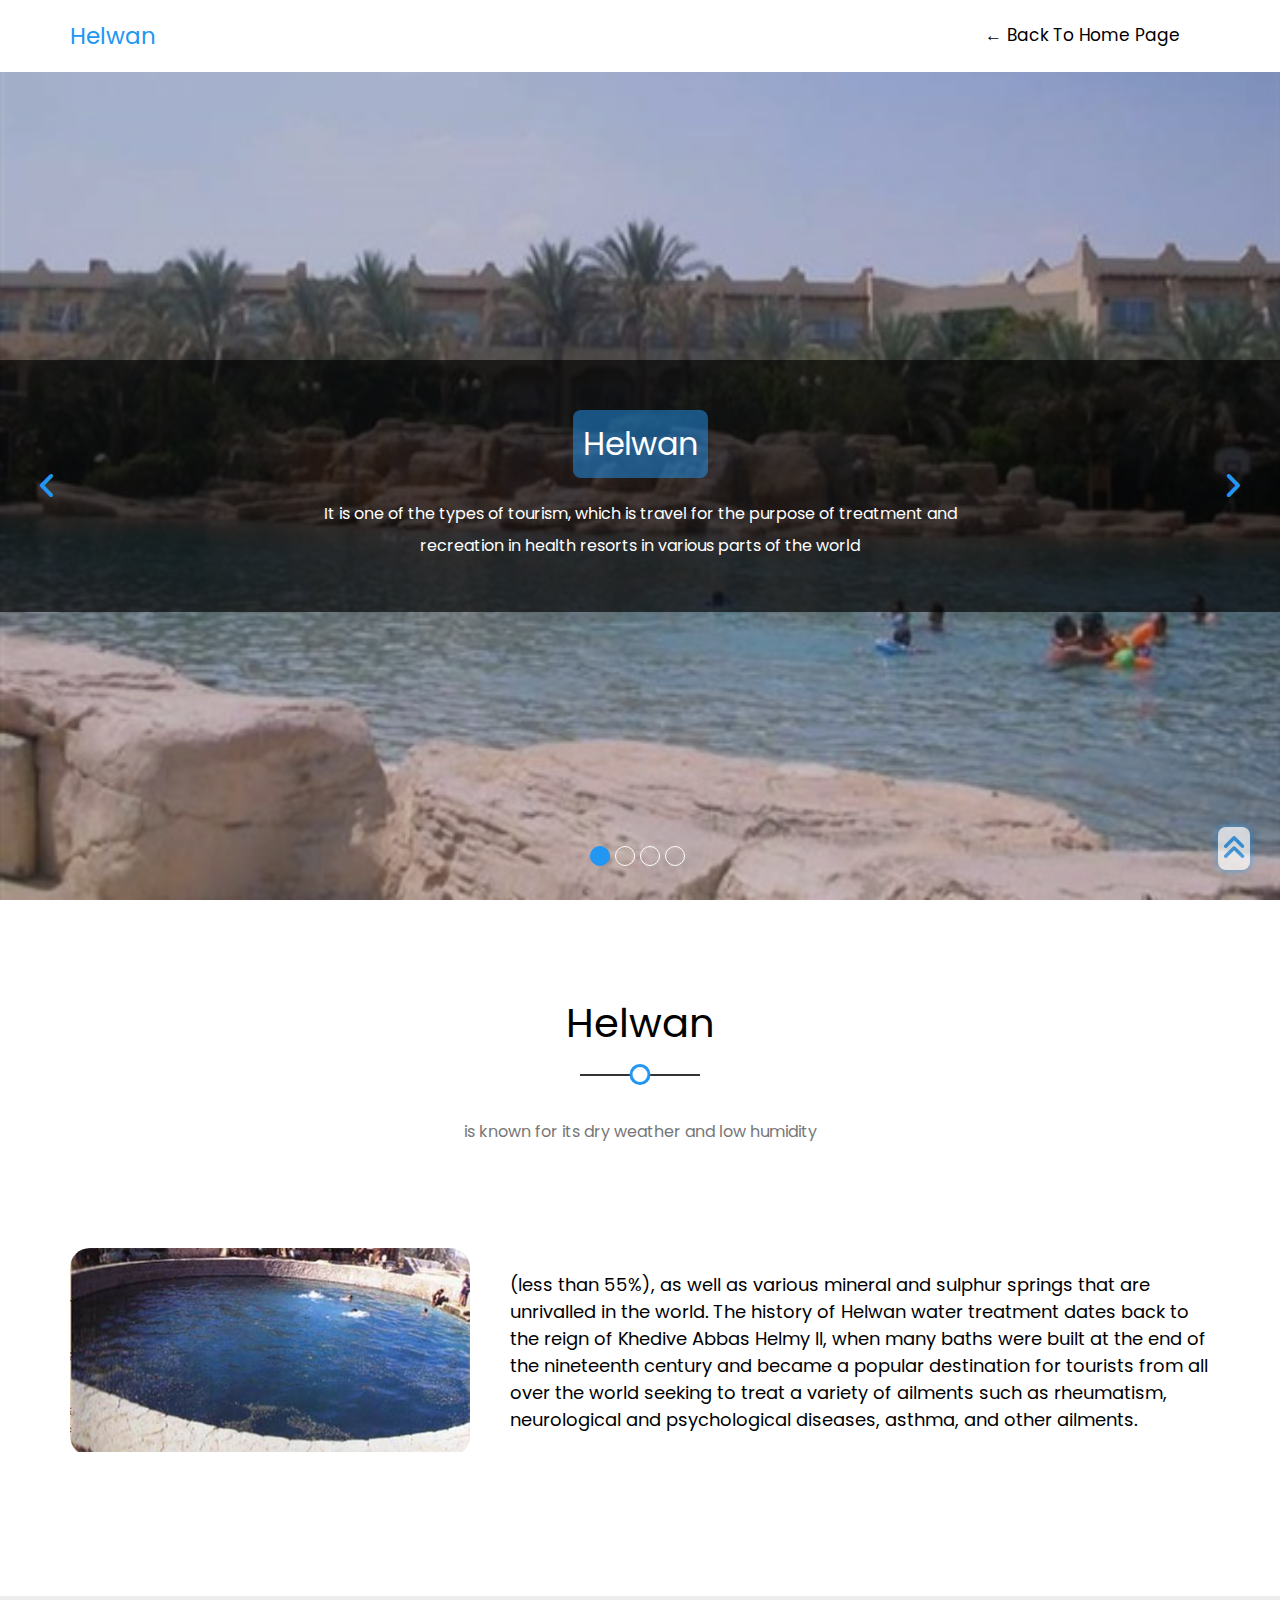
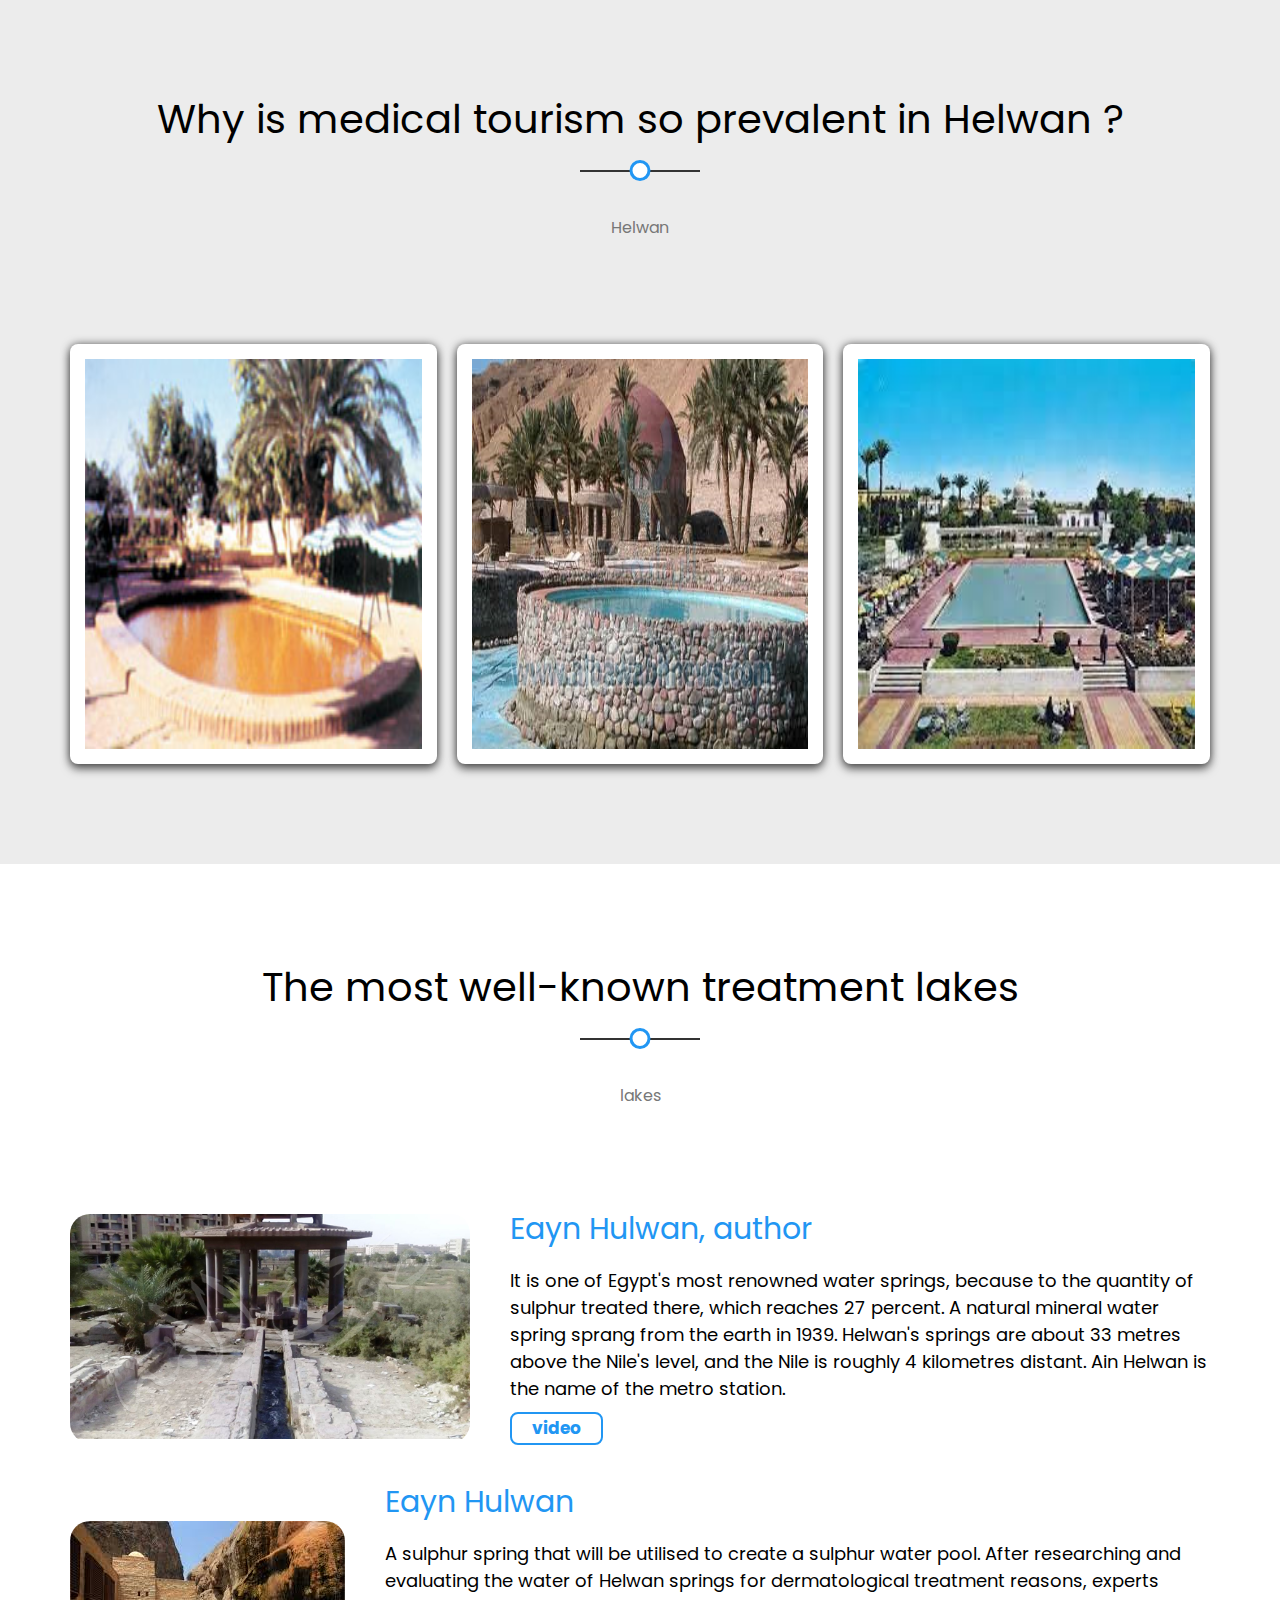
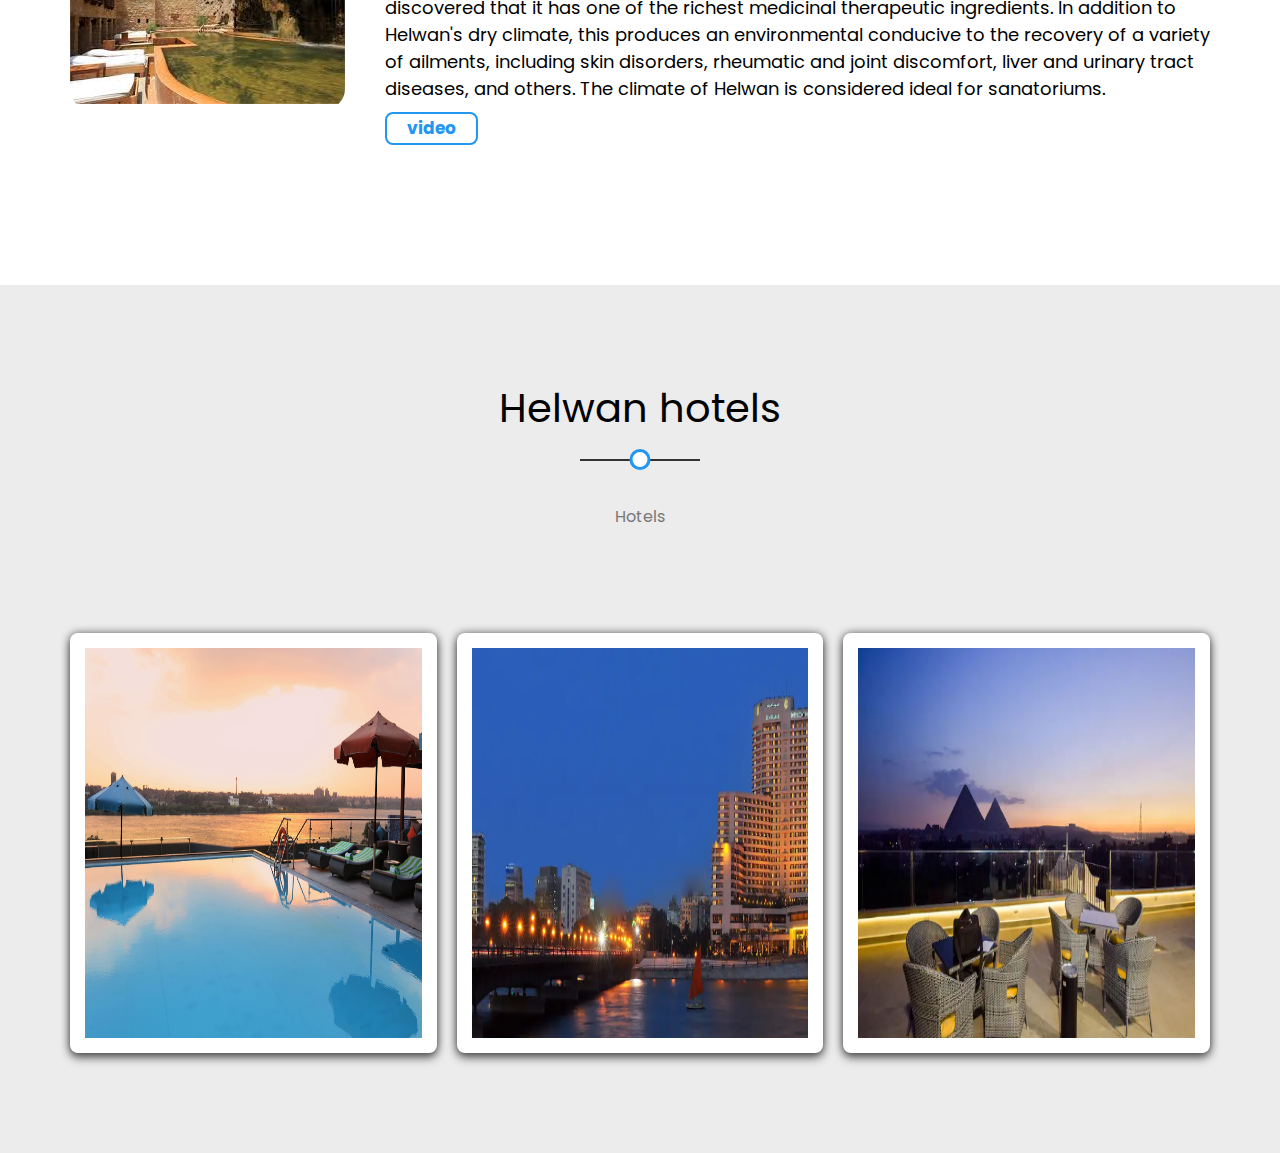
<file: assets/pages/Helwan.html>
<!DOCTYPE html>
<html lang="en">
<head>
  <meta charset="UTF-8">
  <meta http-equiv="X-UA-Compatible" content="IE=edge">
  <meta name="viewport" content="width=device-width, initial-scale=1.0">
  <title>Helwan</title>
  <!-- Normalize File -->
  <link rel="stylesheet" href="../css/normalize.css">
  <!-- Css File-->
  <link rel="stylesheet" href="../css/gov.css">
  <!-- Font Awesome -->
  <link rel="stylesheet" href="../css/all.min.css">
  <!-- Google Fonts -->
  <link rel="preconnect" href="https://fonts.googleapis.com">
  <link rel="preconnect" href="https://fonts.gstatic.com" crossorigin>
  <link href="https://fonts.googleapis.com/css2?family=Poppins:wght@400;500;600;700&display=swap" rel="stylesheet">
</head>
<body>


  <div class="header" id="header">
    <div class="container">
      <a href="./Helwan.html" class="logo">Helwan</a>
      <div class="nav">
          <ul class="main-nav" id="nav-links">
            <li><a href="../../index.html">&#8592; Back To Home Page</a></li>
          </ul>
          <div class="nav-toggle" id="toggle">
            <i class="fas fa-bars"></i>
          </div>
      </div>
    </div>
  </div>

  <div class="landing" id="gov1">
    
    <div class="box-slider  active-slider"  data-id="1">

      <div class="container-images">
        <img src="../img/Helwan/sulfur helwan.jpg" alt="">
      </div>
      <div class="intro-text">
          <h3>Helwan</h3>
          <p>
            It is one of the types of tourism, which is travel for the purpose of treatment and recreation in health resorts in various parts of the world
          </p>
      </div>
  
    </div>

    <div class="box-slider"  data-id="2">

      <div class="container-images">
        <img src="../img/Helwan/Capitage Helwan.jpg" alt="">
      </div>
      <div class="intro-text">
          <h3>Capitage Helwan</h3>
          <p>
            Equipped with the following, a diagnostic radiology device, an integrated medical laboratory to conduct all laboratory tests and analyzes, a department of internal diseases and heart, equipped with modern electrocardiogram devices,
          </p>
      </div>
  
    </div>

    <div class="box-slider"  data-id="3">

      <div class="container-images">
        <img src="../img/Helwan/eayn hulwan.jpg" alt="">
      </div>
      <div class="intro-text">
          <h3> Eayn Hulwan:</h3>
          <p>
            Helwan's springs are about 33 metres above the Nile's level, and the Nile is roughly 4 kilometres distant. There is an Ain Helwan metro station, as well as a sulphur spring on which a sulphur water pool has been created for its usage.          </p>
      </div>
  
    </div>
    <div class="box-slider"  data-id="4">

      <div class="container-images">
        <img src="../img/Helwan/Helwan Center for Eczema Treatment.jpeg" alt="">
      </div>
      <div class="intro-text">
          <h3>Helwan Center for Eczema Treatment</h3>
          <p>
            A group of rheumatologists and natural medicine specialists work at the institution, signing accurate medical examinations on patients before starting therapy.
          </p>
      </div>
  
    
    
    </div>

    <i class="fas fa-angle-left" id="left"></i>
    <i class="fas fa-angle-right" id="right"></i>
    <span class="ball">
    </span>

  </div>



  <div class="intro" id="gov2">
    <div class="main-heading">
      <h2>Helwan</h2>
      <p>is known for its dry weather and low humidity</p>
    </div>
    <div class="box">
      <div class="container">
        <div class="images">
          <img src="../img/Helwan/helwan2.jpg" alt="">
        </div>
        <div class="intro-content">
          <p>
            (less than 55%), as well as various mineral and sulphur springs that are unrivalled in the world.
            The history of Helwan water treatment dates back to the reign of Khedive Abbas Helmy II, when many
            baths were built at the end of the nineteenth century and became a popular destination for tourists
            from all over the world seeking to treat a variety of
            ailments such as rheumatism, neurological and psychological diseases, asthma, and other ailments.
        </p>
        </div>
      </div>
    </div>
  </div>


  <div class="inf-card" id="gov3">
    <div class="main-heading">
      <h2>Why is medical tourism so prevalent in Helwan ?</h2>
      <p>Helwan</p>
    </div>

    <div class="container">
      
      <div class="box">
        <div class="image">
          <img src="../img/Helwan/dryweather.jpg" alt="">
        </div>
        <div class="text">
          Helwan is known for its dry weather, with humidity levels seldom exceeding 58 percent.      </div>
        </div>
      <div class="box">
        <div class="image">
          <img src="../img/Helwan/eyes2.jpg" alt="">
        </div>
        <div class="text">
          There are various mineral and sulphur eyes that are unrivalled in the world in terms of purity        </div>

      </div>
      <div class="box">
        <div class="image">
          <img src="../img/Helwan/treatment.jpg" alt="">
        </div>
        <div class="text">
          The fresh air near the mineral springs that are rich in some beneficial substances that have a       </div>
      </div>



    </div>
  </div>


  <div class="intro" id="gov4">

    <div class="main-heading">
      <h2>The most well-known treatment lakes</h2>
      <p>lakes</p>
    </div>
    
    <div class="box">
      <div class="container">
        <div class="images">
          <img src="../img/Helwan/eayn hulwan.jpg" alt="">
        </div>
        <div class="intro-content">
          <h3>Eayn Hulwan, author</h3>
          <p>
            It is one of Egypt's most renowned water springs, because to the quantity of sulphur treated there, which reaches 27 percent.
            A natural mineral water spring sprang from the earth in 1939.
            Helwan's springs are about 33 metres above the Nile's level, and the Nile is roughly 4 kilometres distant. Ain Helwan is the name of the metro station.
          </p>
          <a href="https://youtu.be/vN3rY88IEUM">video</a>
        </div>
      </div>
    </div>

    <div class="box">
      <div class="container">
        <div class="images">
          <img src="../img/Helwan/eyes.jpg" alt="">
        </div>
        <div class="intro-content">
          <h3>Eayn Hulwan</h3>
          <p>
            A sulphur spring that will be utilised to create a sulphur water pool. After researching and evaluating
            the water of Helwan springs for dermatological treatment reasons, experts discovered that it has one of
            the richest medicinal therapeutic ingredients. In addition to Helwan's dry climate, this produces an environmental
            conducive to the recovery of a variety of ailments, including skin disorders, rheumatic and joint discomfort,
            liver and urinary tract diseases, and others. The climate of Helwan is considered ideal for sanatoriums.
          </p>
          <a href="https://youtu.be/1fdFVedekdo">video</a>
        </div>
      </div>
    </div>

  </div>


  <div class="inf-card" id="gov5">

    <div class="main-heading">
      <h2>Helwan hotels</h2>
      <p>Hotels</p>
    </div>

    <div class="container">
      

      <div class="box">
        <div class="image">
          <img src="../img/Helwan/Holiday Inn.jpg" alt="">
        </div>
        <div class="text">
          <a href="https://ie.hotels.com/ho1008841152/?q-check-in=2022-04-24&q-check-out=2022-04-25&q-rooms=1&q-room-0-adults=2&q-room-0-children=0">Holiday Inn</a>
          Benefits of the Facility
          Basic Services
          There are 171 rooms in all.
          Service of daily housekeeping
          Breakfast is offered in the casino, which has two restaurants and two bars/lounges.
              </div>
      </div>
      <div class="box">
        <div class="image">
          <img src="../img/Helwan/An IHG Hotel.png" alt="">
        </div>
        <div class="text">
                <a href="https://ar.hotels.com/ho109135/?q-check-in=2022-05-13&q-check-out=2022-05-14&q-rooms=1&q-room-0-adults=2&q-room-0-children=0&f-hotel-id=113647&WOD=5&WOE=6&MGT=1&ZSX=0&SYE=3&YGF=2" ><div class='heading'>An IHG Hotel</div></a>
                Facility advantages
                Basic Amenities
                726 guestrooms
                Daily housekeeping service
                casino
                8 restaurants and 2 bars/lounges
                complete spa
                outdoor swimming pool      </div>

      </div>
      <div class="box">
        <div class="image">
          <img src="../img/Helwan/Pyramids Eyes Hotel.png" alt="">
        </div>
        <div class="text">
            <a href="https://ar.hotels.com/ho1050461920/?q-check-in=2022-05-13&q-check-out=2022-05-14&q-rooms=1&q-room-0-adults=2&q-room-0-children=0&f-hotel-id=113647&WOD=5&WOE=6&MGT=1&ZSX=0&SYE=3&YGF=2" > <div class='heading'> Pyramids Eyes Hotel</div></a>
            Facility advantages
              Basic Amenities
              17 guestrooms
              Daily housekeeping service
              rooftop terrace
              Free airport transfers
              24 hour room service
              Airport shuttle bus       </div>
      </div>


    </div>
  </div>

  <span class="go-top">
    <i class="fa-solid fa-angles-up"></i>
  </span>
  <script src="../js/gov.js"></script>
</body>
</html>
</file>
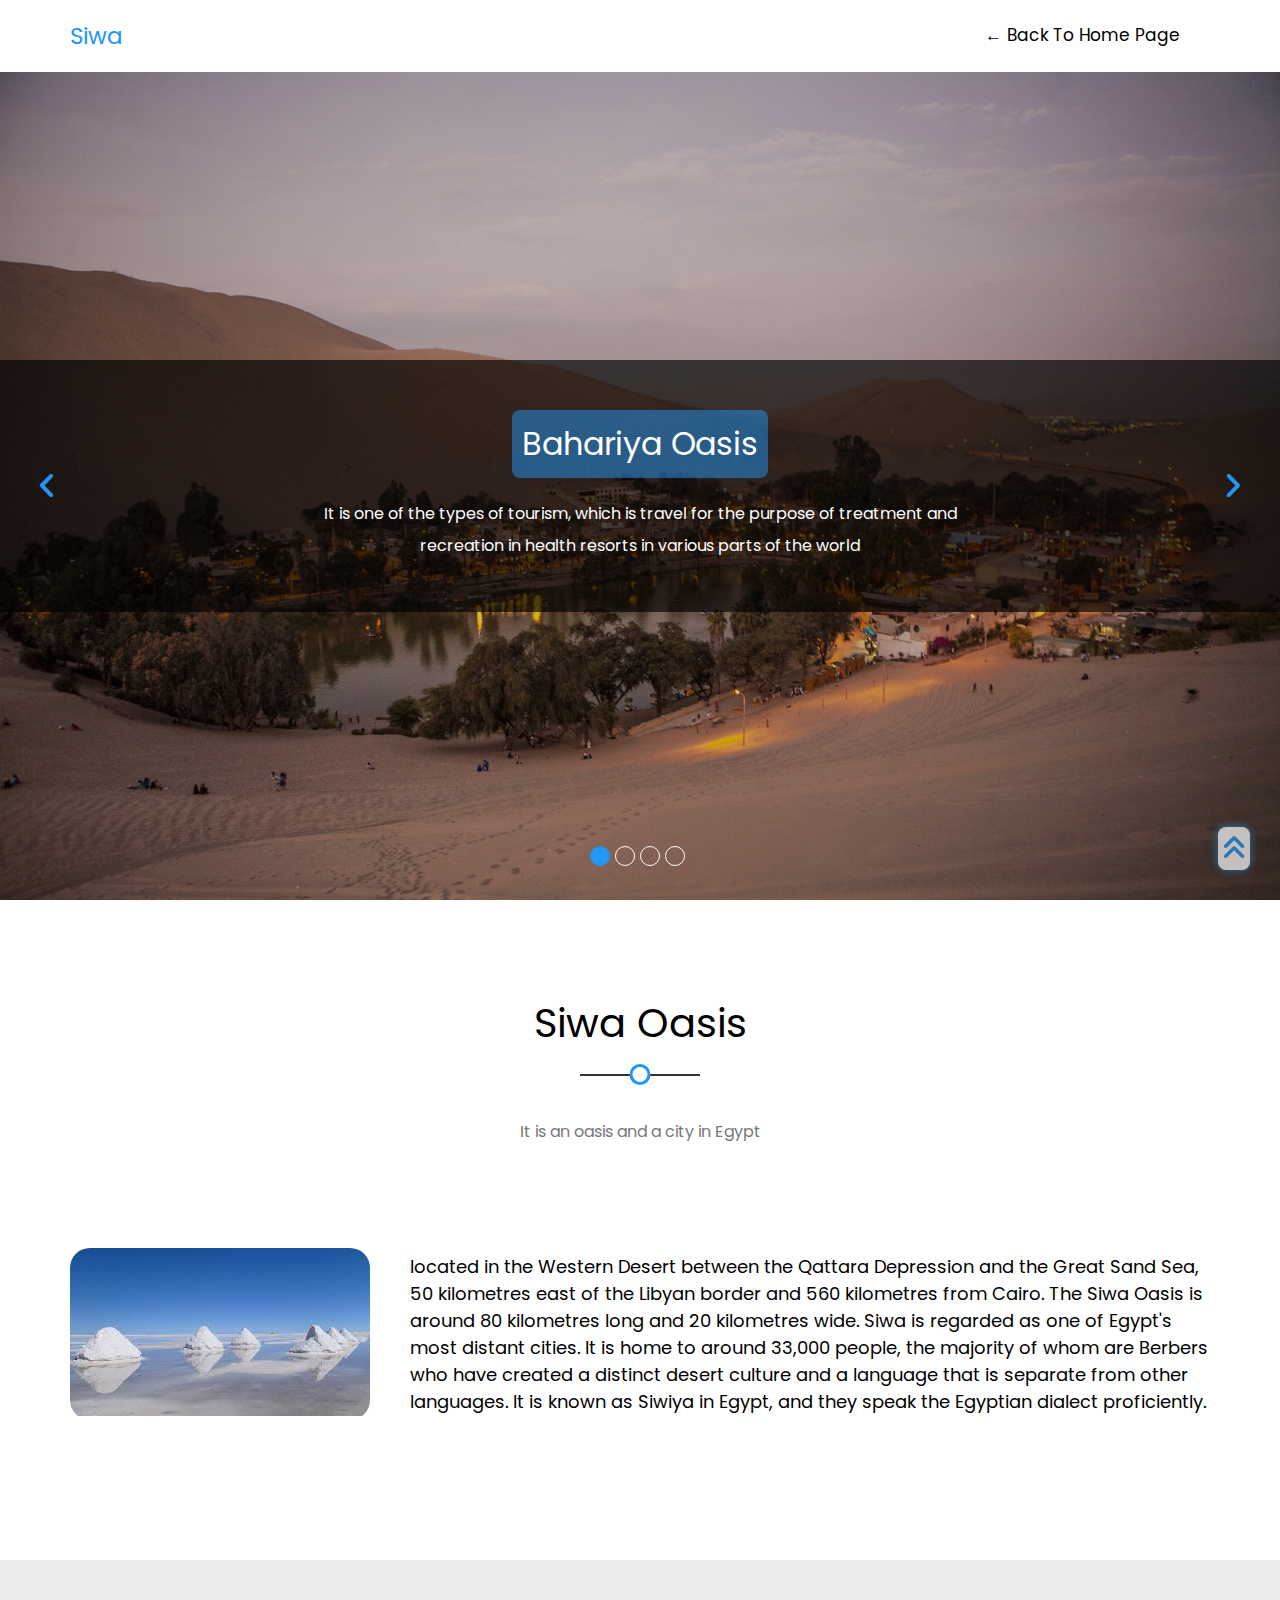
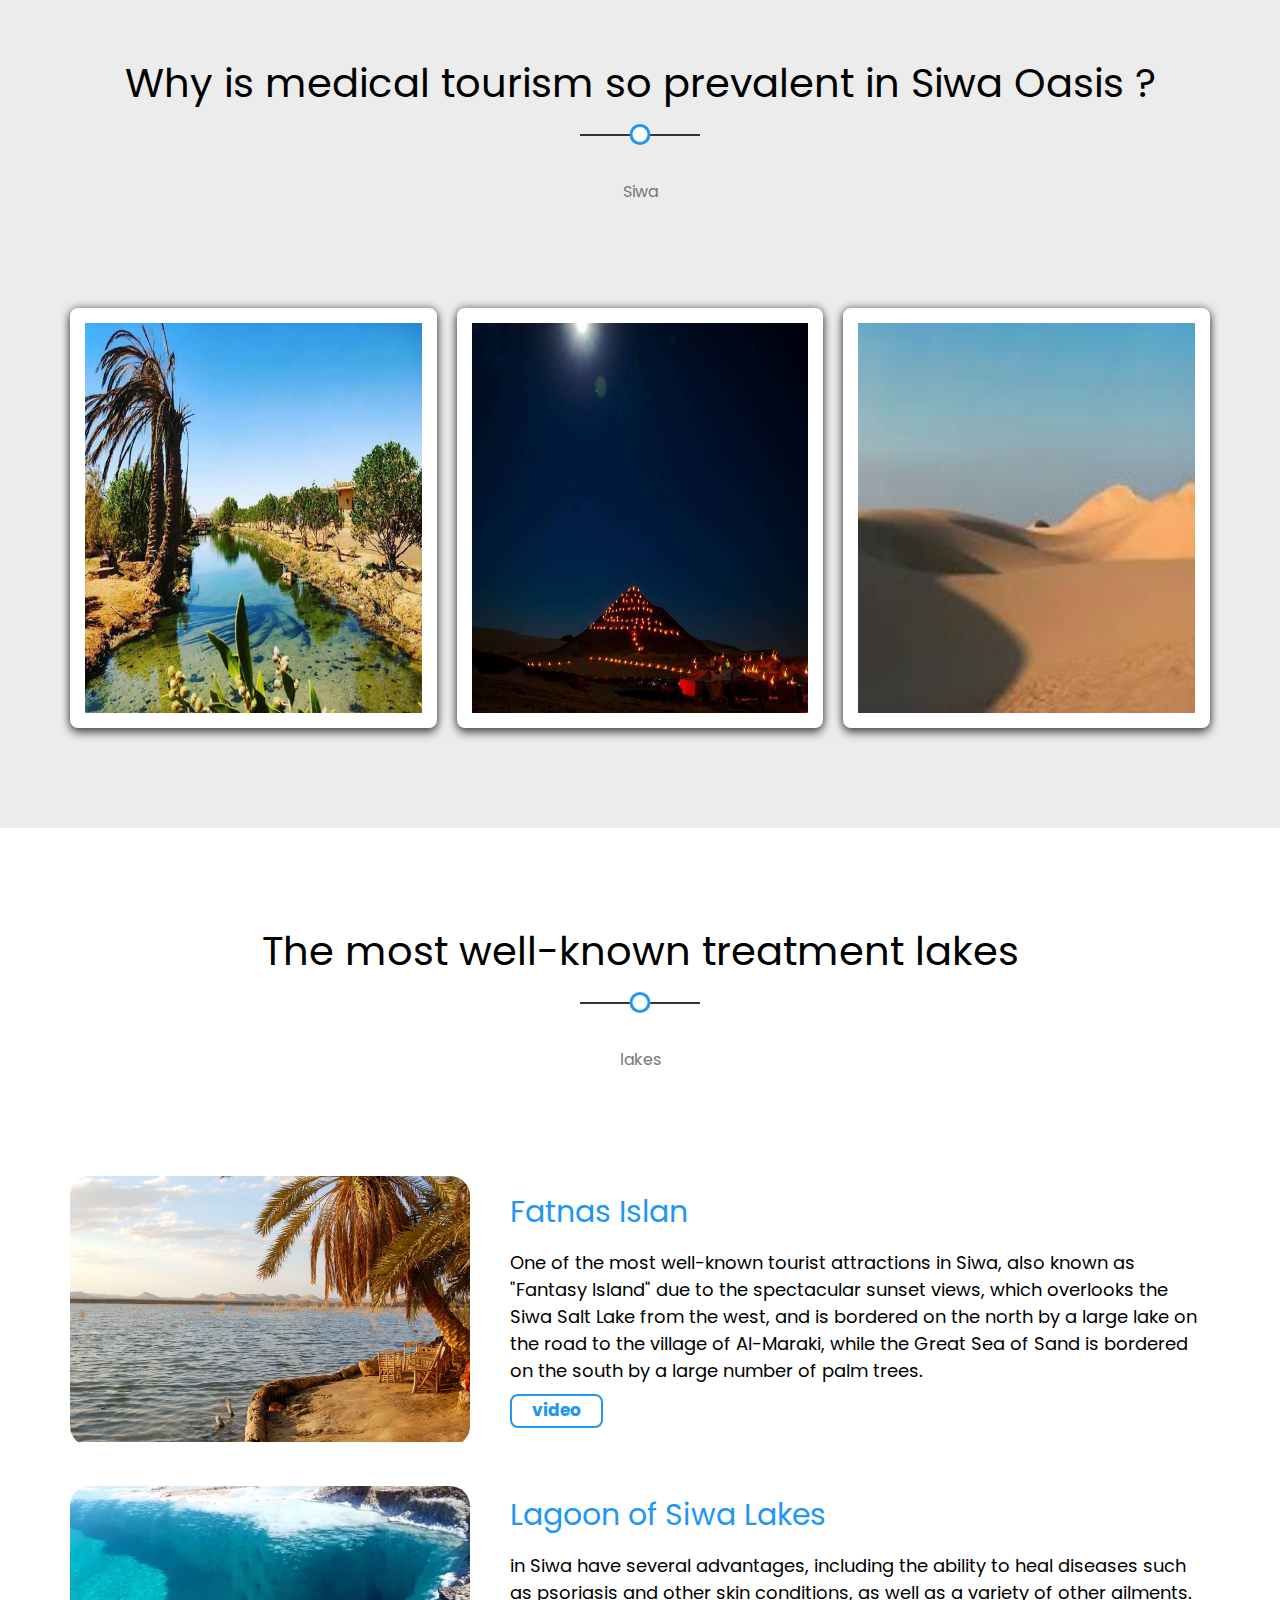
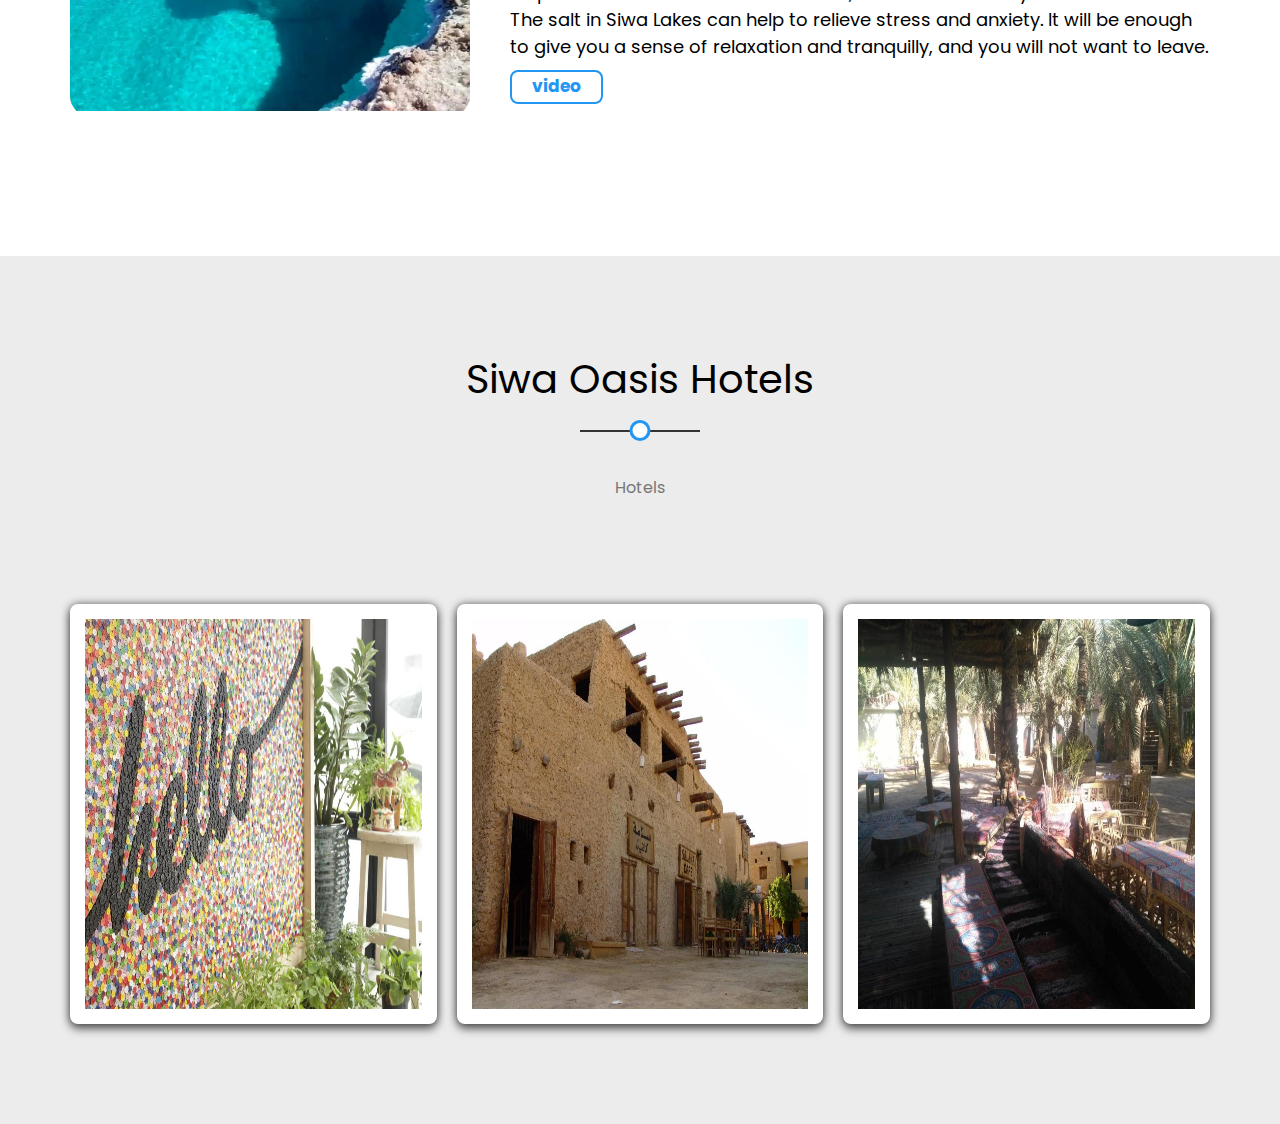
<file: assets/pages/siwa.html>
<!DOCTYPE html>
<html lang="en">
<head>
  <meta charset="UTF-8">
  <meta http-equiv="X-UA-Compatible" content="IE=edge">
  <meta name="viewport" content="width=device-width, initial-scale=1.0">
  <title>Siwa Tourism</title>
  <!-- Normalize File -->
  <link rel="stylesheet" href="../css/normalize.css">
  <!-- Css File-->
  <link rel="stylesheet" href="../css/gov.css">
  <!-- Font Awesome -->
  <link rel="stylesheet" href="../css/all.min.css">
  <!-- Google Fonts -->
  <link rel="preconnect" href="https://fonts.googleapis.com">
  <link rel="preconnect" href="https://fonts.gstatic.com" crossorigin>
  <link href="https://fonts.googleapis.com/css2?family=Poppins:wght@400;500;600;700&display=swap" rel="stylesheet">
</head>
<body>


  <div class="header" id="header">
    <div class="container">
      <a href="./siwa.html" class="logo">Siwa</a>
      <div class="nav">
          <ul class="main-nav" id="nav-links">
            <li><a href="../../index.html">&#8592; Back To Home Page</a></li>
          </ul>
          <div class="nav-toggle" id="toggle">
            <i class="fas fa-bars"></i>
          </div>
      </div>
    </div>
  </div>

  <div class="landing" id="gov1">
    
    <div class="box-slider  active-slider"  data-id="1">

      <div class="container-images">
        <img src="../img/bahariyaOasis/Bahariya Oasis1.jpg" alt="">
      </div>
      <div class="intro-text">
          <h3>Bahariya Oasis</h3>
          <p>
            It is one of the types of tourism, which is travel for the purpose of treatment and recreation in health resorts in various parts of the world
          </p>
      </div>
  
    </div>

    <div class="box-slider"  data-id="2">

      <div class="container-images">
        <img src="../img/bahariyaOasis/Bahariya Oasis2.png" alt="">
      </div>
      <div class="intro-text">
          <h3>Dakrour mountain</h3>
          <p>
            Jebel Dakrour in Siwa Oasis witnesses Tourism Day celebrations in October every year
          </p>
      </div>
  
    </div>

    <div class="box-slider"  data-id="3">

      <div class="container-images">
        <img src="../img/siwa/Cleopatra bath.jpg" alt="">
      </div>
      <div class="intro-text">
          <h3>Cleopatra bath:</h3>
          <p>
            It is a stone bath that contains explosive natural sulfur water from the ground.
          </p>
      </div>
  
    </div>
    <div class="box-slider"  data-id="4">

      <div class="container-images">
        <img src="../img/siwa/salt treasure.jpg" alt="">
      </div>
      <div class="intro-text">
          <h3>salt treasure</h3>
          <p>
            There are 4 lakes in Siwa on an area of ​​11,000 acres for the extraction of salt
          </p>
      </div>
  
    
    
    </div>

    <i class="fas fa-angle-left" id="left"></i>
    <i class="fas fa-angle-right" id="right"></i>
    <span class="ball">
    </span>

  </div>



  <div class="intro" id="gov2">
    <div class="main-heading">
      <h2>Siwa Oasis</h2>
      <p>It is an oasis and a city in Egypt</p>
    </div>
    <div class="box">
      <div class="container">
        <div class="images">
          <img src="../img/siwa/siwa.jpg" alt="">
        </div>
        <div class="intro-content">
          <p>
            located in the Western Desert between the Qattara
            Depression and the Great Sand Sea, 50 kilometres east of the Libyan border and 560 kilometres
            from Cairo. The Siwa Oasis is around 80 kilometres long and 20 kilometres wide. Siwa is
            regarded as one of Egypt's most distant cities. It is home to around 33,000 people,
            the majority of whom are Berbers who have created a distinct desert culture and a 
            language that is separate from other languages.
            It is known as Siwiya in Egypt, and they speak the Egyptian dialect proficiently.
        </p>
        </div>
      </div>
    </div>
  </div>


  <div class="inf-card" id="gov3">
    <div class="main-heading">
      <h2>Why is medical tourism so prevalent in Siwa Oasis ?</h2>
      <p>Siwa</p>
    </div>

    <div class="container">
      
      <div class="box">
        <div class="image">
          <img src="../img/siwa/Taghaghien Island.jpg" alt="">
        </div>
        <div class="text">
          Siwa Oasis is known for its therapeutic hot sand. Siwa has been treating rheumatic disorders, rheumatism, joint stiffness, and chronic spinal pain using "burial in sand".
        </div>
      </div>

      <div class="box">
        <div class="image">
          <img src="../img/siwa/relax.jpg" alt="">
        </div>
        <div class="text">
          The saline lakes, whose hues are magnificent and whose salt content in which there are heated and scaly eyes, as it is a place of rest and enjoyment..
        </div>

      </div>
      <div class="box">
        <div class="image">
          <img src="../img/siwa/Sands.jpg" alt="">
        </div>
        <div class="text">
          Taghaghien Island The world's cleanest air and almost the first destination for medical tourism This is in addition to the enchantment of the sand, the mountains, the pure air.
        </div>
      </div>



    </div>
  </div>


  <div class="intro" id="gov4">

    <div class="main-heading">
      <h2>The most well-known treatment lakes</h2>
      <p>lakes</p>
    </div>
    
    <div class="box">
      <div class="container">
        <div class="images">
          <img src="../img/siwa/siwa-fatnas-island.jpg" alt="">
        </div>
        <div class="intro-content">
          <h3>Fatnas Islan</h3>
          <p>
            One of the most well-known tourist attractions in Siwa, also known as "Fantasy Island" due to the
            spectacular sunset views, which overlooks the Siwa Salt Lake from the west, and is bordered on
            the north by a large lake on the road to the village of Al-Maraki, while the Great Sea of Sand
            is bordered on the south by a large number of palm trees.
          </p>
          <a href="https://www.youtube.com/watch?v=e7tqQoFHdFM">video</a>
        </div>
      </div>
    </div>

    <div class="box">
      <div class="container">
        <div class="images">
          <img src="../img/siwa/Lagoon of Siwa Lakes .jpg" alt="">
        </div>
        <div class="intro-content">
          <h3>Lagoon of Siwa Lakes</h3>
          <p>
            in Siwa have several advantages, including the ability to heal diseases such 
            as psoriasis and other skin conditions, as well as a variety of other ailments. The salt in Siwa 
            Lakes can help to relieve stress and anxiety.
            It will be enough to give you a sense of relaxation and tranquilly, and you will not want to leave.
          </p>
          <a href="https://www.youtube.com/watch?v=4PZIjtVuPO8">video</a>
        </div>
      </div>
    </div>

  </div>


  <div class="inf-card" id="gov5">

    <div class="main-heading">
      <h2>Siwa Oasis Hotels</h2>
      <p>Hotels</p>
    </div>

    <div class="container">
      

      <div class="box">
        <div class="image">
          <img src="../img/siwa/Genius .jpg" alt="">
        </div>
        <div class="text">
          <a href="">Genius</a>
          Dream Lodge is 600 metres from Mustafa Centre and located in Singapore's Lavender neighbourhood For your comfort, some units include a sitting area.
        </div>
      </div>
      <div class="box">
        <div class="image">
          <img src="../img/siwa/Albabenshal.jpg" alt="">
        </div>
        <div class="text">
          <a href="">Albabenshal</a>
          provides traditional Siwa lodging with free Wi-Fi, just outside the historic ruins of Shali and a 13th-century fortress in central Siwa. Cleopatra's Bath is 2 kilometres
        </div>

      </div>
      <div class="box">
        <div class="image">
          <img src="../img/siwa/Siwa Paradise .jpg" alt="">
        </div>
        <div class="text">
          <a href="">Siwa Paradise</a>
          Siwa Paradise is located in Siwa, 200 metres from the Old Fortress of Shali. Mountain of the Dead is less than a kilometre away, while Temple of the Oracle is 2.4 kilometre.
        </div>
      </div>


    </div>
  </div>

  <span class="go-top">
    <i class="fa-solid fa-angles-up"></i>
  </span>
  <script src="../js/gov.js"></script>
</body>
</html>
</file>
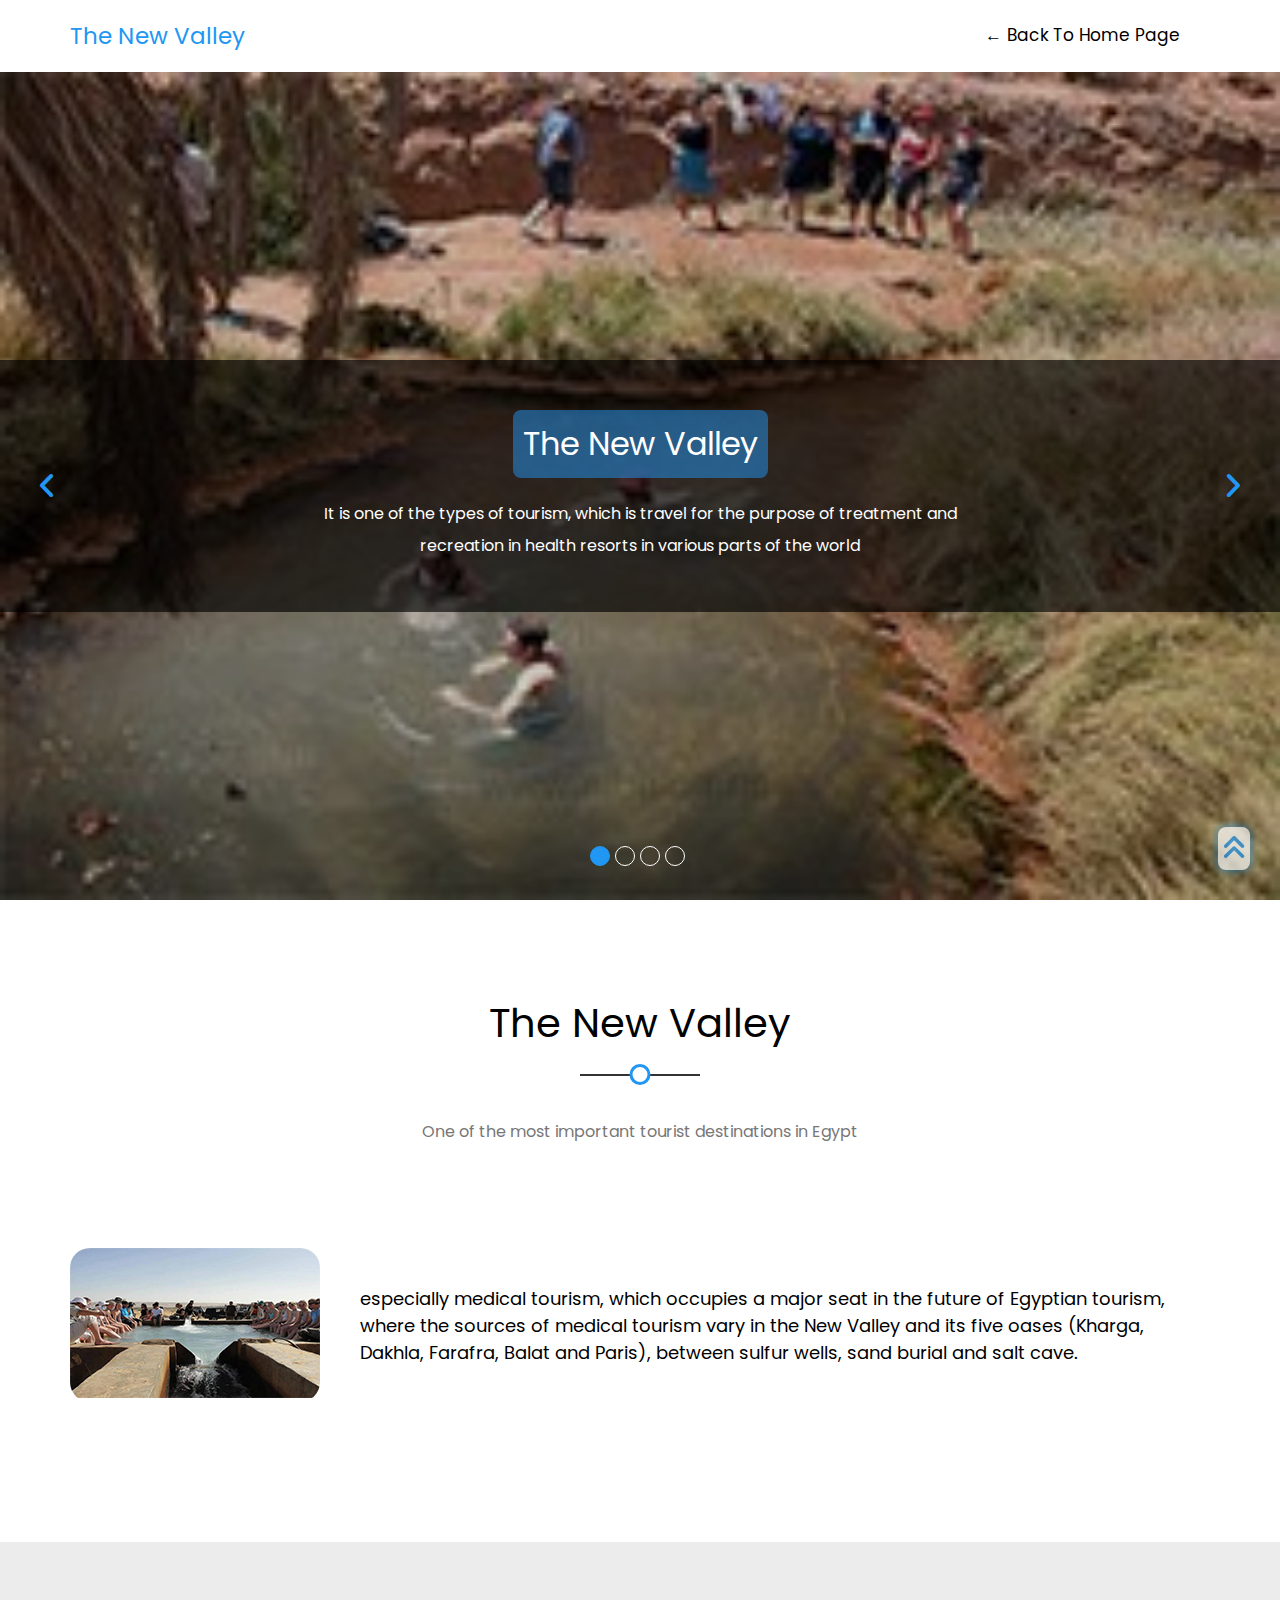
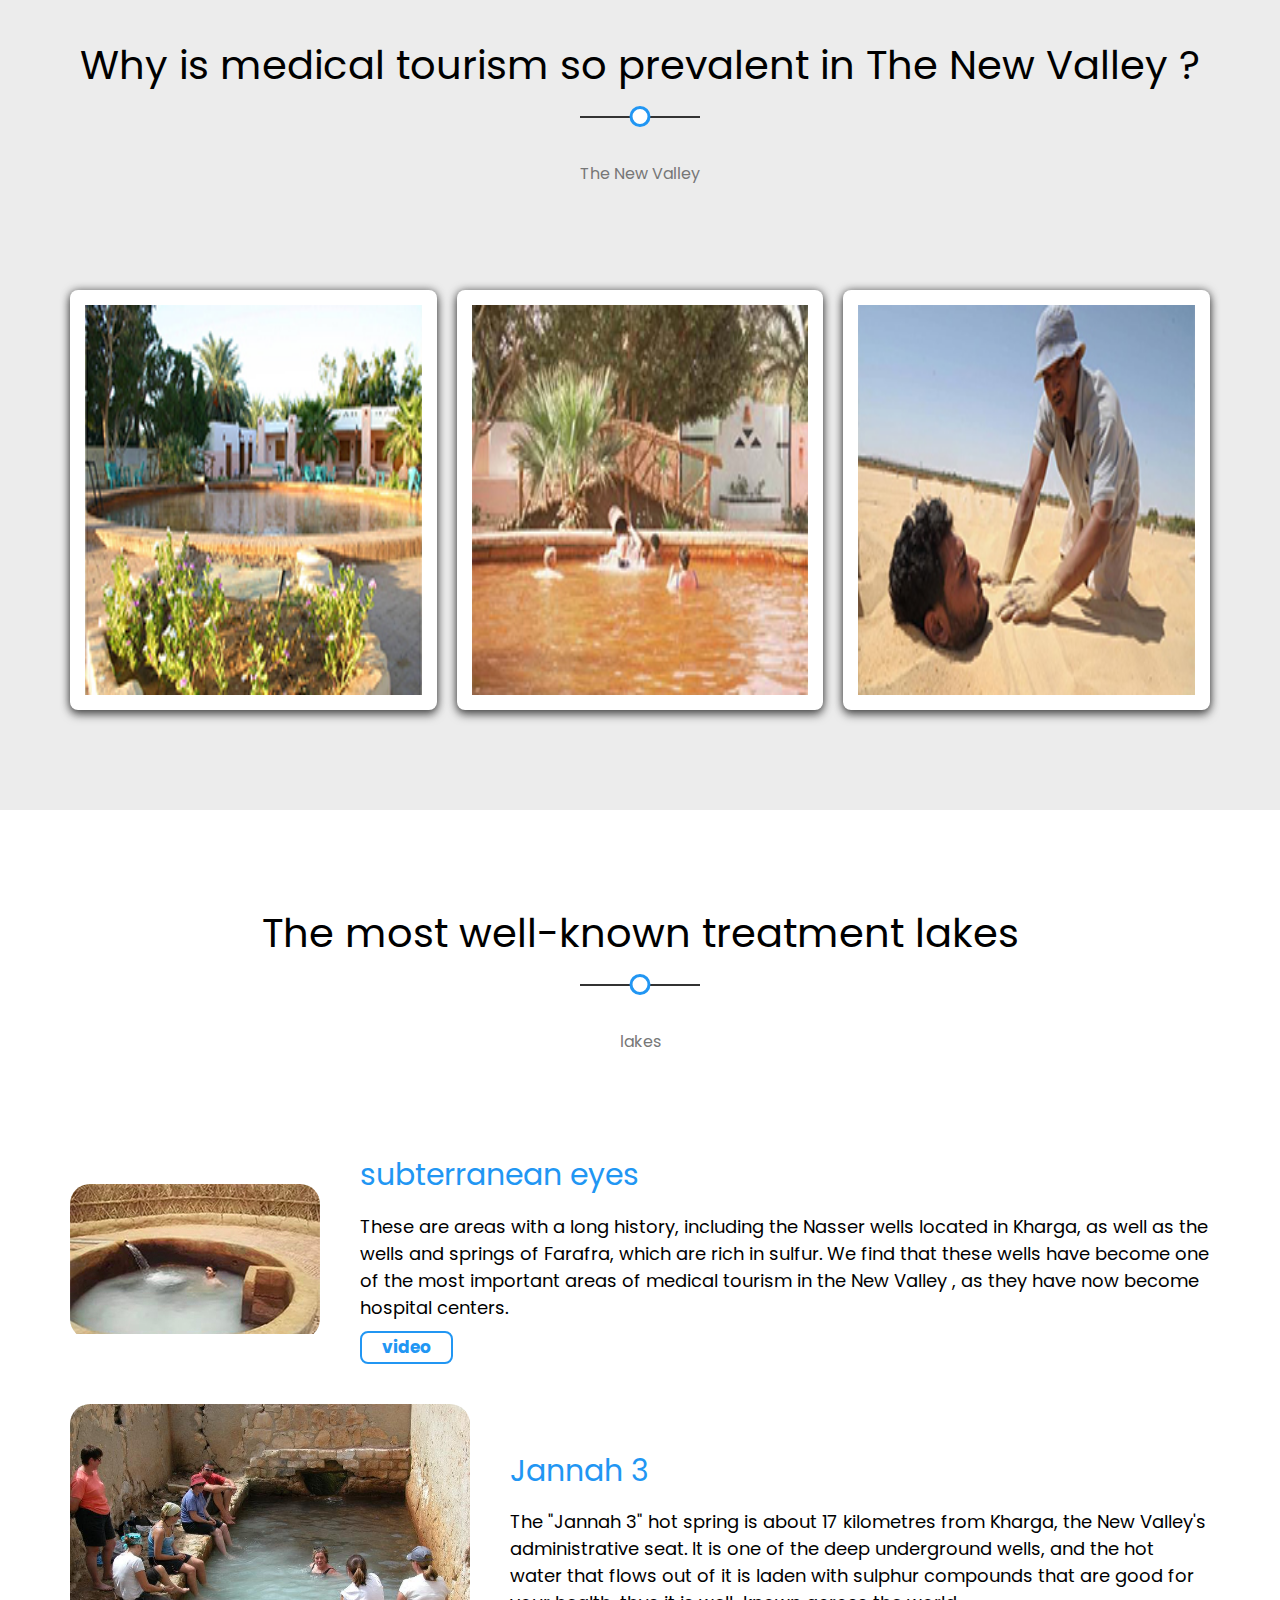
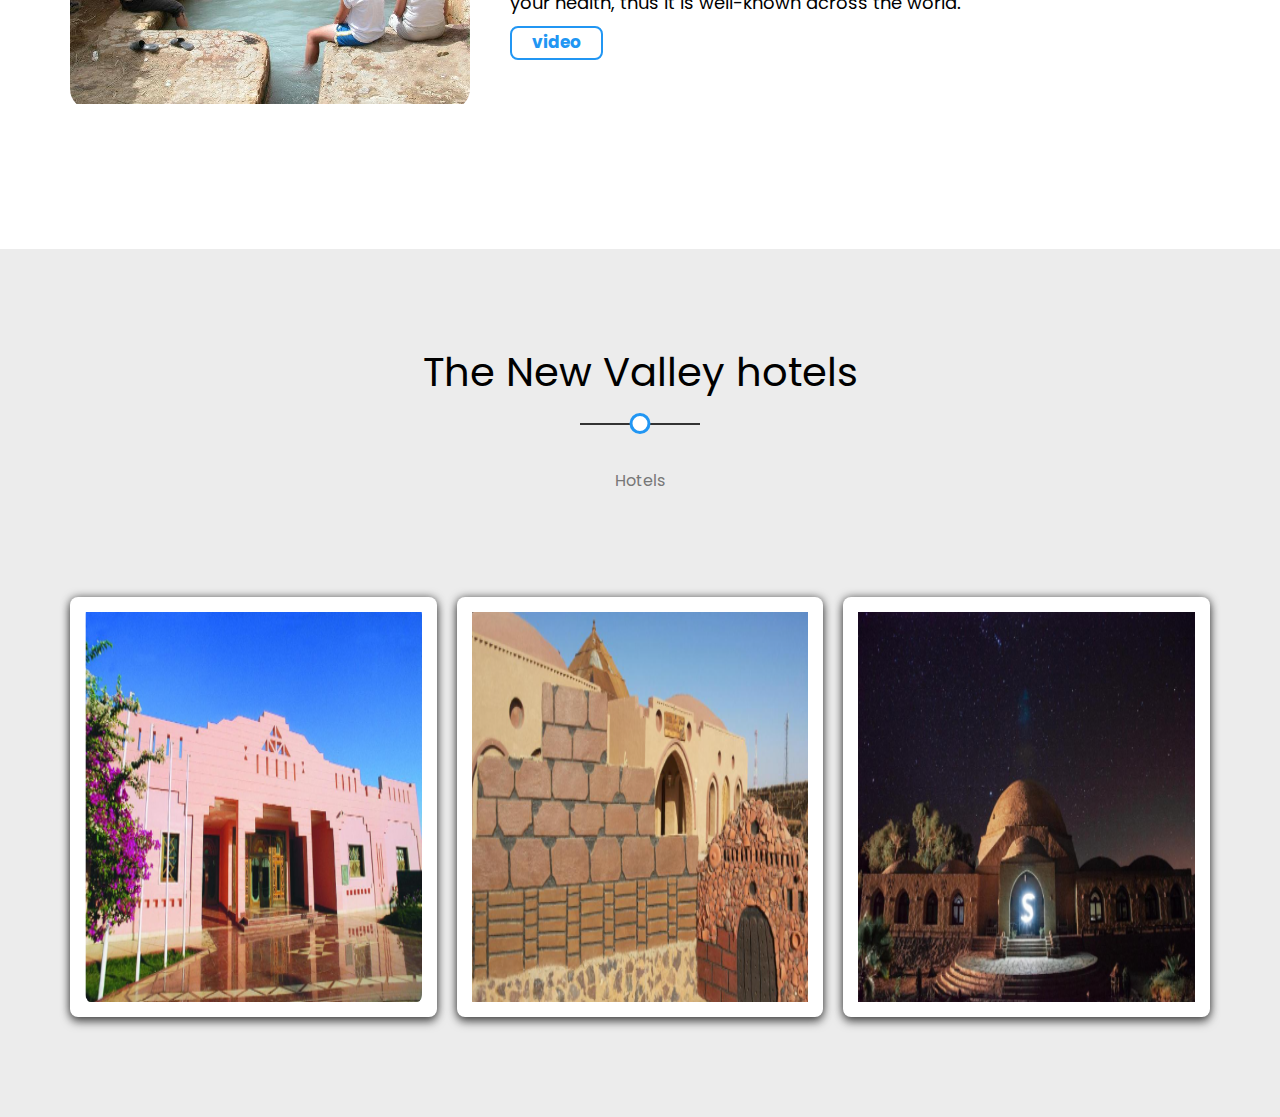
<file: assets/pages/the new Valley.html>
<!DOCTYPE html>
<html lang="en">
<head>
  <meta charset="UTF-8">
  <meta http-equiv="X-UA-Compatible" content="IE=edge">
  <meta name="viewport" content="width=device-width, initial-scale=1.0">
  <title>The New Valley</title>
  <!-- Normalize File -->
  <link rel="stylesheet" href="../css/normalize.css">
  <!-- Css File-->
  <link rel="stylesheet" href="../css/gov.css">
  <!-- Font Awesome -->
  <link rel="stylesheet" href="../css/all.min.css">
  <!-- Google Fonts -->
  <link rel="preconnect" href="https://fonts.googleapis.com">
  <link rel="preconnect" href="https://fonts.gstatic.com" crossorigin>
  <link href="https://fonts.googleapis.com/css2?family=Poppins:wght@400;500;600;700&display=swap" rel="stylesheet">
</head>
<body>


  <div class="header" id="header">
    <div class="container">
      <a href="./The New Valley.html" class="logo">The New Valley</a>
      <div class="nav">
          <ul class="main-nav" id="nav-links">
            <li><a href="../../index.html">&#8592; Back To Home Page</a></li>
          </ul>
          <div class="nav-toggle" id="toggle">
            <i class="fas fa-bars"></i>
          </div>
      </div>
    </div>
  </div>

  <div class="landing" id="gov1">
    
    <div class="box-slider  active-slider"  data-id="1">

      <div class="container-images">
        <img src="../img/The New Valley/valleg2.jpg" alt="">
      </div>
      <div class="intro-text">
          <h3>The New Valley</h3>
          <p>
            It is one of the types of tourism, which is travel for the purpose of treatment and recreation in health resorts in various parts of the world
          </p>
      </div>
  
    </div>

    <div class="box-slider"  data-id="2">

      <div class="container-images">
        <img src="../img/The New Valley/Kharga.jpg" alt="">
      </div>
      <div class="intro-text">
          <h3>Kharga</h3>
          <p>
            Kharga City is a large oasis and an Egyptian city, the capital of the New Valley Governorate          </p>
      </div>
  
    </div>

    <div class="box-slider"  data-id="3">

      <div class="container-images">
        <img src="../img/The New Valley/Dakhla.jpg" alt="">
      </div>
      <div class="intro-text">
          <h3> Dakhla:</h3>
          <p>
            The Dakhla Oasis is abbreviated to Dakhla, one of the oases of the Great Sahara and a center in the New Valley Governorate      </div>
  
    </div>
    <div class="box-slider"  data-id="4">

      <div class="container-images">
        <img src="../img/The New Valley/Farafra.jpg" alt="">
      </div>
      <div class="intro-text">
          <h3>Farafra</h3>
          <p>
            Farafra Oasis is a small oasis in the Western Desert of Egypt. Its capital is the Farafra Palace, located 170 km south of Bahariya Oasis. It is 627 km away from Cairo          </p>
      </div>
  
    
    
    </div>

    <i class="fas fa-angle-left" id="left"></i>
    <i class="fas fa-angle-right" id="right"></i>
    <span class="ball">
    </span>

  </div>



  <div class="intro" id="gov2">
    <div class="main-heading">
      <h2>The New Valley</h2>
      <p>One of the most important tourist destinations in Egypt</p>
    </div>
    <div class="box">
      <div class="container">
        <div class="images">
          <img src="../img/The New Valley/The New Valley.jpg" alt="">
        </div>
        <div class="intro-content">
          <p>
            especially medical tourism, which occupies a major
            seat in the future of Egyptian tourism, where the sources of medical tourism vary in the New Valley
            and its five oases (Kharga, Dakhla, Farafra, Balat and Paris), between sulfur wells, sand burial and salt cave.
        </p>
        </div>
      </div>
    </div>
  </div>


  <div class="inf-card" id="gov3">
    <div class="main-heading">
      <h2>Why is medical tourism so prevalent in The New Valley ?</h2>
      <p>The New Valley</p>
    </div>

    <div class="container">
      
      <div class="box">
        <div class="image">
          <img src="../img/The New Valley/f1.jpg" alt="">
        </div>
        <div class="text">
            Natural healing centres; Eyes and wells cure maladies that medicine can't treat. Medical tourism is popular in New Valley.
            In the New Valley, temperatures reached 47 degrees.     </div>
        </div>
      <div class="box">
        <div class="image">
          <img src="../img/The New Valley/f2.jpg" alt="">
        </div>
        <div class="text">
            The governorate is rich in underground springs that benefit medical tourism in Egypt and are historically significant, such as the well of 3 Mot in Dakhla, the Nasser wells in Kharga, and the Farafra sulphur wells,
             and the majority of these wells are now tourist resorts and hospital centres that contain mineral water.       </div>

      </div>
      <div class="box">
        <div class="image">
          <img src="../img/The New Valley/f3.jpg" alt="">
        </div>
        <div class="text">
            Many incurable illnesses can be treated and cured using sand. It is distinguished by its unique chemical makeup, which outnumbers all sulphur and mineral springs in proportion.      </div>
      </div>



    </div>
  </div>


  <div class="intro" id="gov4">

    <div class="main-heading">
      <h2>The most well-known treatment lakes</h2>
      <p>lakes</p>
    </div>
    
    <div class="box">
      <div class="container">
        <div class="images">
          <img src="../img/The New Valley/subterranean eyes.jpg" alt="">
        </div>
        <div class="intro-content">
          <h3>subterranean eyes</h3>
          <p>
            These are areas with a long history, including the Nasser wells located in Kharga, as well as the wells 
            and springs of Farafra, which are rich in sulfur.
            We find that these wells have become one of the most important areas of medical tourism in the New Valley
            , as they have now become hospital centers.
          </p>
          <a href="https://youtu.be/NdXNVvvE2Do">video</a>
        </div>
      </div>
    </div>

    <div class="box">
      <div class="container">
        <div class="images">
          <img src="../img/The New Valley/Jannah 3.jpg" alt="">
        </div>
        <div class="intro-content">
          <h3>Jannah 3</h3>
          <p>
            The "Jannah 3" hot spring is about 17 kilometres from Kharga, the New Valley's administrative seat. It is one of the deep underground wells, and the hot water that flows out
            of it is laden with sulphur compounds that are good for your health, thus it is well-known across the world.
          </p>
          <a href="https://www.youtube.com/watch?v=vEXOxIUt4so">video</a>
        </div>
      </div>
    </div>

  </div>


  <div class="inf-card" id="gov5">

    <div class="main-heading">
      <h2>The New Valley hotels</h2>
      <p>Hotels</p>
    </div>

    <div class="container">
      

      <div class="box">
        <div class="image">
          <img src="../img/The New Valley/Solymar Pioneers.png" alt="">
        </div>
        <div class="text">
          <a href="https://www.booking.com/hotel/eg/sol-y-mar-pioneer.ar.html?aid=7344259&label=[base64]&sid=263a966ead21efb77129ffcbac36956e&all_sr_blocks=17295401_208997572_0_17_0;checkin=2022-06-03;checkout=2022-06-04;dest_id=-290398;dest_type=city;dist=0;group_adults=2;group_children=0;hapos=1;highlighted_blocks=17295401_208997572_0_17_0;hpos=1;matching_block_id=17295401_208997572_0_17_0;no_rooms=1;req_adults=2;req_children=0;room1=A%2CA;sb_price_type=total;sr_order=popularity;sr_pri_blocks=17295401_208997572_0_17_0__5953;srepoch=1652249342;srpvid=19ab2b3e5d9f0015;type=total;ucfs=1&#hotelTmpl">Solymar Pioneers</a>
            Solymar Pioneers is located in Kharga Oasis, just 10 minutes from Kharga Airport. It offers free private parking and a beautiful outdoor pool.
            The rooms at Solymar Pioneers feature air conditioning, satellite TV and a balcony.
              </div>
      </div>
      <div class="box">
        <div class="image">
          <img src="../img/The New Valley/Qasr El Bagawat Hotel.png" alt="">
        </div>
        <div class="text">
                <a href="https://www.booking.com/hotel/eg/qasr-el-bagawat.ar.html?aid=7344259&label=[base64]&sid=263a966ead21efb77129ffcbac36956e&all_sr_blocks=178039113_91024300_2_17_0;checkin=2022-06-03;checkout=2022-06-04;dest_id=-294012;dest_type=city;dist=0;group_adults=2;group_children=0;hapos=1;highlighted_blocks=178039113_91024300_2_17_0;hpos=1;matching_block_id=178039113_91024300_2_17_0;no_rooms=1;req_adults=2;req_children=0;room1=A%2CA;sb_price_type=total;sr_order=popularity;sr_pri_blocks=178039113_91024300_2_17_0__9000;srepoch=1652375731;srpvid=11997959a16d020b;type=total;ucfs=1&#hotelTmpl" ><div class='heading'>Qasr El Bagawat Hotel</div></a>
                It provides 4-star lodging with a deck. There are family rooms and a children's playground
                on this property. There is a restaurant that serves Italian food, as well as free parking.
                Each of the hotel's rooms has a private bathroom with a shower.
                 </div>

      </div>
      <div class="box">
        <div class="image">
          <img src="../img/The New Valley/Shandalodge.png" alt="">
        </div>
        <div class="text">
            <a href="https://www.booking.com/hotel/eg/shanda-lodge-amp-resort.ar.html?aid=7344259&label=[base64]&sid=263a966ead21efb77129ffcbac36956e&all_sr_blocks=44492204_340028138_0_17_0;checkin=2022-06-03;checkout=2022-06-04;dest_id=900048696;dest_type=city;dist=0;group_adults=2;group_children=0;hapos=1;highlighted_blocks=44492204_340028138_0_17_0;hpos=1;matching_block_id=44492204_340028138_0_17_0;no_rooms=1;req_adults=2;req_children=0;room1=A%2CA;sb_price_type=total;sr_order=popularity;sr_pri_blocks=44492204_340028138_0_17_0__9348;srepoch=1652376268;srpvid=df077a658c9c00c5;type=total;ucfs=1&#hotelTmpl" > <div class='heading'>Shandalodge</div></a>
            All rooms are traditionally decorated with rustic wooden furniture and stone architecture.
            They all have a seating area, minibar and electric kettle. The bathroom comes with a rain shower or bathtub.      </div>
      </div>


    </div>
  </div>

  <span class="go-top">
    <i class="fa-solid fa-angles-up"></i>
  </span>
  <script src="../js/gov.js"></script>
</body>
</html>
</file>
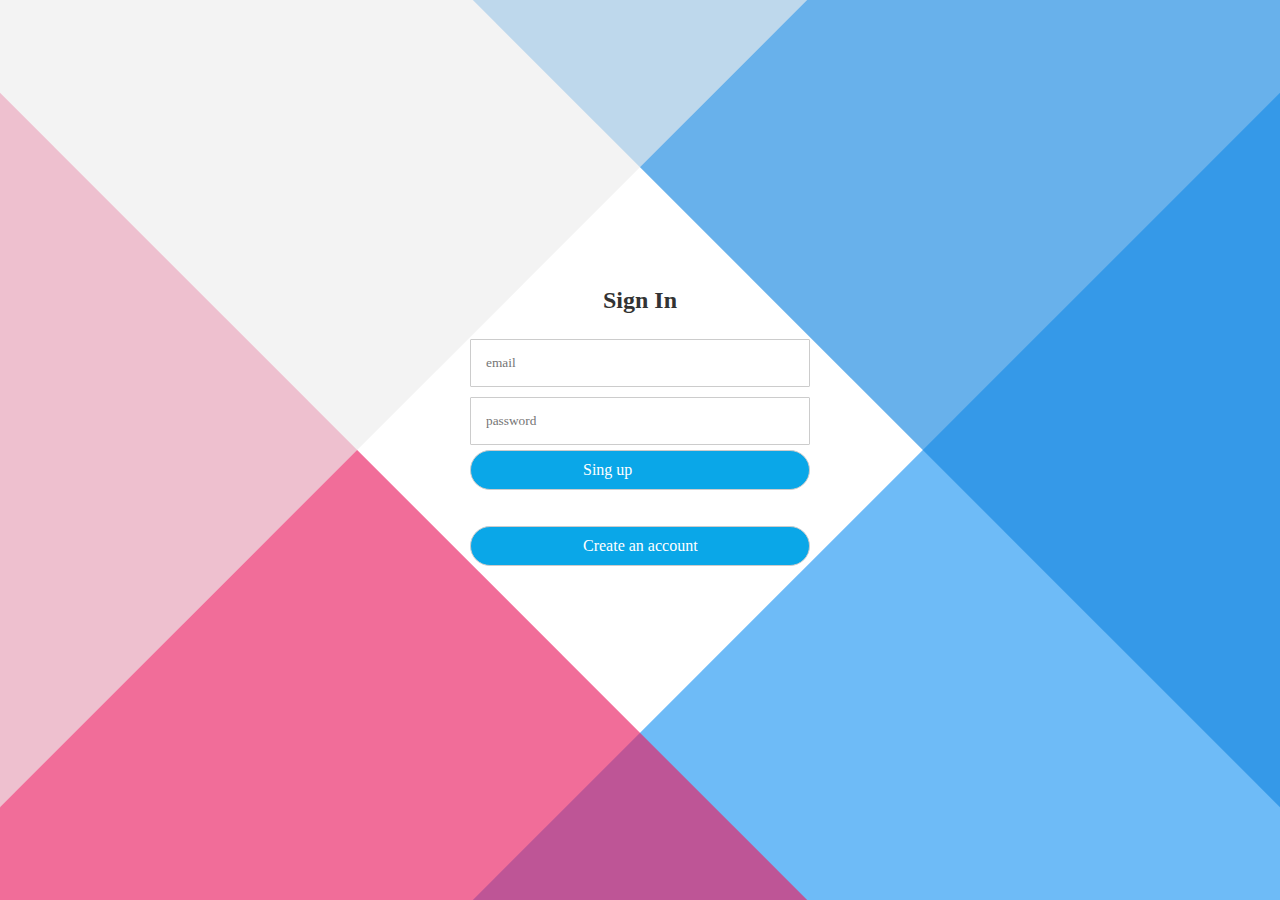
<file: assets/pages/login/tourism.html>
<!doctype html>
<html lang="en"dir="ltr">
	<head>
		<title>  Medical Tourism </title>
		<meta charset="utf-8"/>
		<meta name="discription"content="Welcome to my website"/>
		<link rel="stylesheet" type="text/css" href="tourism.css">
		<body>
			
			<div class="container" onclick="onclick">
				<div class="top"></div>
				<div class="bottom"></div>
				<div class="center">
				  <h2> Sign In</h2>
				  <input type="email" placeholder="email"/>
				  <input type="password" placeholder="password"/>
				  <div class="class2">
					<a href="../../../index.html">Sing up</a>
					</div>
				<br><br>
				
				<div class="class2">	
				<a href="register/register.html"> Create an account </a>
				</div>
				  <h2>&nbsp;</h2>
				</div>
			  </div>
				<!-- <div class="class1">
				<form>

					<h1> LOGIN</h1>

					<div>
						<label> E-mail </label>
						
						<input type="email"required placeholder="E-mail" name="email">
					</div>

					<br>

					<div>
						<label class="lab1"> Password </label>

						<input type="password" required placeholder="password" name="password">
					</div>

					<br>

					<div class="class2">
						<a href="../../../index.html">Sing up</a>
						</div>
					<br><br>
					
					<div class="class2">	
					<a href="register/register.html"> Create an account </a>
					</div>

				</form>
				</div>

				<img src="LOGO.png">
 -->

		</body>
	</head>
</html>
</file>
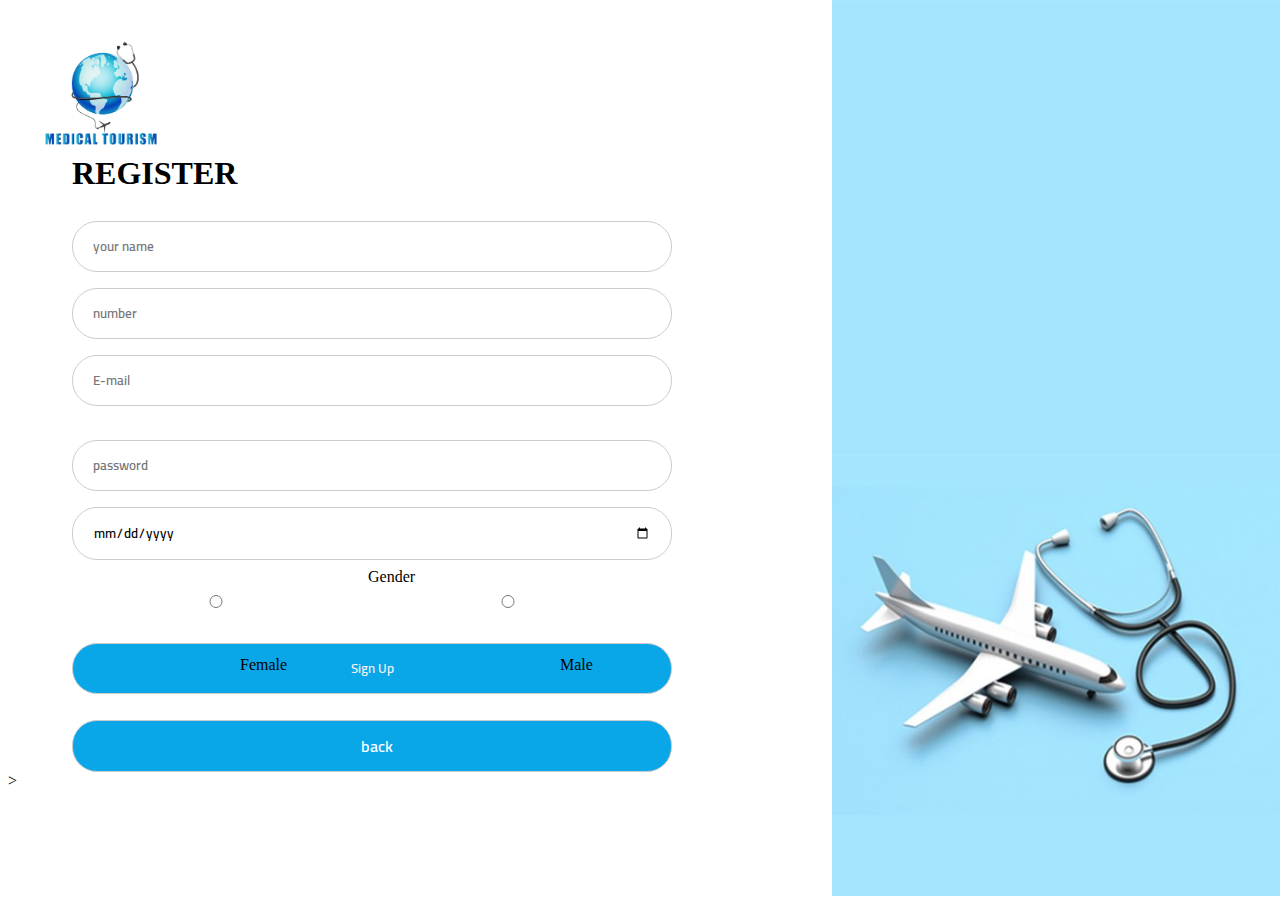
<file: assets/pages/login/register/register.html>
<!doctype html>
<html lang="en"dir="ltr">
	<head>
		<title>  Medical Tourism </title>
		<meta charset="utf-8"/>
		<meta name="discription"content="Welcome to my website"/>
		<link rel="stylesheet" type="text/css" href="register.css">
		<body>
			<img src="../register/img-Medical-Tourism.jpg" id="img-Medical-Tourism" alt="" srcset="">
				<form>

					<h1> REGISTER</h1>

					<div>
						<!-- <label> Your name </label> -->

						<input type="text"required placeholder="your name" name="your name">
					</div>

					
					<div>
						<!-- <label> Phone Number </label> -->
					
						<input type="number"required placeholder="number" name="number">
					</div>


					<div>
						<!-- <label> E-mail </label> -->
				
						<input type="email"required placeholder="E-mail" name="email">
					</div>

					<br>

					<div>
						<!-- <label class="lab1"> Password </label> -->

						<input type="password" required placeholder="password" name="password">
					</div>


					<div>
						<!-- <label> Birthday </label> -->
					
						<input type="date"required placeholder="date" name="date">	
					</div>


					<div>

						<label>  Gender </label>
						<br>
						
						<label class="Male"> Male </label>

						<input type="radio"  value="male" name="gender">

						

						<label class="Female"> Female</label>

						<input type="radio"  value="female" name="gender">
						
					</div>

					<br>

					<input type="submit"value=" Sign Up ">
					<br><br>

					<div class="class2">
					<a href="../tourism.html"> back </a>
					</div>


				</form>
				</div>

				<img src="../../../img/logo-me.png">




		</body>
	</head>
</html>>
</file>
<file: assets/css/main.css>
/* Start Global Rules */
* {
  -webkit-box-sizing: border-box;
  -moz-box-sizing: border-box;
  box-sizing: border-box;
}
/* rgb(15 116 143 / 70%) */
:root {
  --main-color: #2196f3;
  --main-egypt: #e91e63;
  /* --main-color-alt: #1787e0; */
  --transparent-color: rgb(158 158 158 / 50%);
  --main-transition: 0.4s;
  --main-padding-top: 100px;
  --main-padding-bottom: 100px;
  --section-background: #ececec;
  --main-shadow: 0 0 8px 0 rgba(0, 0, 0, 0.5);
}
html {
  scroll-behavior: smooth;
}
body {
  font-family: 'Poppins', sans-serif;
}
a {
  text-decoration: none;
}
ul {
  list-style: none;
  margin: 0;
  padding: 0;
}
h1, h2, h3, p {
  margin: 0;
}
.container {
  padding-left: 15px;
  padding-right: 15px;
  margin-left: auto;
  margin-right: auto;
}
/* Small */
@media (min-width: 768px) {
  .container {
    width: 750px;
  }
}
/* Medium */
@media (min-width: 992px) {
  .container {
    width: 970px;
  }
}
/* Large */
@media (min-width: 1200px) {
  .container {
    width: 1170px;
  }
}



/* loop Header */

.main-heading {
  text-align: center;
}
.main-heading h2 {
  font-weight: normal;
  margin-bottom: 70px;
  position: relative;
  font-size: 40px;
}
.main-heading h2::before {
  content: '';
  position: absolute;
  width: 120px;
  height: 2px;
  background-color: #333;
  left: 50%;
  bottom: -30px;
  transform: translateX(-50%);
}
.main-heading h2::after {
  content: '';
  position: absolute;
  width: 15px;
  height: 15px;
  bottom: -39px;
  left: 50%;
  border: 3px solid var(--main-color);
  border-radius: 50%;
  transform: translateX(-50%);
  background-color: white;
}
.main-heading p {
  color: #777;
  margin: 0 auto 100px;
  width: 500px;
  max-width: 100%;
  line-height: 2;
}

/* loop header end*/


/* End Global Rules */

/* Start Header */
.header {
  height: 72px;
  background-color: white;
  box-shadow: var(--main-shadow);
}
.header .container {
  display: flex;
  justify-content: space-between;
  align-items: center;
  position: relative;
}
.header .container a.logo {
  height: 72px;
  display: flex;
  align-items: center;
  justify-content: center;
  font-size: 23px;
  font-weight: 400;
  color: var(--main-color);
}
.header .container a.logo img {
  height: 149%;
  padding-top: 5px;
}
.header .container .main-nav {
  display: flex;
}

.header .container ul.main-nav > li > a {
  height: 72px;
  padding: 0 30px;
  font-size: 17px;
  color: black;
  display: flex;
  justify-content: center;
  align-items: center;
  overflow: hidden;
  position: relative;
  transition: var(--main-transition);
}
.header .container ul.main-nav > li > a.sign {
  background-color: #cfcfcf;
  color: var(--main-color);
}
.header .container ul.main-nav > li > a.sign:hover {
  background-color: var(--main-color);
  color: white;
}
.header .container ul.main-nav > li > a::before {
  content: '';
  position: absolute;
  bottom: 0;
  left: -110%;
  width: 100%;
  height: 2px;
  background-color: var(--main-color);
  transition: var(--main-transition);
}
.header .container ul.main-nav > li > a:hover {
  color: var(--main-color);
}
.header .container ul.main-nav > li > a:hover::before {
  left: 0;
}

@media (max-width: 991px) {
  .header .container ul.main-nav > li > a {
    padding: 0 20px;
    font-size: 15px;
  }
}

.header .container .nav .nav-toggle {
  cursor: pointer;
  height: 72px;
  padding: 0 10px;
  font-size: 20px;
  color: var(--main-color);
  display: none;
  justify-content: center;
  align-items: center;
}

@media (max-width: 767px) {
  .header .container .main-nav {
    background-color: var(--section-background);
    flex-direction: column;
    position: absolute;
    top: -500px;
    left: 0;
    width: 100%;
    display: flex;
    justify-content: center;
    align-items: center;
    transition: var(--main-transition);
    padding: 20px 0;
    border-bottom: 2px solid var(--main-color);
    z-index: 10;
  }
  .header .container .nav .nav-toggle {
    display: flex;
  }
}
/* Show Menu */
.show {
  top: 72px !important;
}

/* End Header */





/* Start Landing */
.landing {
  height: calc(100vh - 72px);
  position: relative;
}
.landing::after {
  content: '';
  position: absolute;
  top: 0;
  left: 0;
  width: 100%;
  height: 100%;
  background-color: rgb(0 0 0 / 70%);
}
.landing .container-images {
  position: absolute;
  top: 0;
  left: 0;
  height: 100%;
  width: 100%;
  overflow: hidden;
}
.landing .container-images img {
  position: absolute;
  top: 0;
  left: 0;
  width: 100%;
  height: 100%;
  opacity: 0;
  transition: var(--main-transition);
}
.landing .container-images img.active-view {
  opacity: 1;
}
.landing .intro-text {
  width: 100%;
  background-color: var(--transparent-color);
  position: absolute;
  top: 50%;
  left: 0;
  transform: translateY(-50%);
  padding: 50px;
  color: white;
  z-index: 3;
  display: flex;
  flex-direction: column;
  align-items: center;
  justify-content: center;
}
.landing .intro-text h3 {
  font-weight: normal;
  line-height: 1.5;
  margin-bottom: 20px;
  font-size: 32px;
  color: white;
  padding: 10px;
  border-radius: 8px;
  background-color: rgb(33 150 243 / 50%);
}
.landing .intro-text p {
  line-height: 2;
  font-size: 16px;
  max-width: 700px;
  text-align: center;
}
/* .landing .intro-text h3 ,
.landing .intro-text p {
  margin-left: 70px;
} */
.landing .fa-angle-left,
.landing .fa-angle-right {
  position: absolute;
  top: 50%;
  transform: translateY(-50%);
  color: var(--main-color);
  font-size: 30px;
  z-index: 3;
  padding: 5px 10px;
  border-radius: 8px;
  cursor: pointer;
  transition: var(--main-transition);
}
.landing .fa-angle-left:hover,
.landing .fa-angle-right:hover {
  box-shadow: 0 0 8px 0 var(--main-color);
  background-color: white;
}
.landing .fa-angle-left {
  left: 30px;
}
.landing .fa-angle-right {
  right: 30px;
}
@media (max-width:767px) {

  .landing .intro-text {
    width: auto;
  }
  .landing .intro-text h3 ,
  .landing .intro-text p {
    margin-left: 0;
  }
  .landing .fa-angle-left {
    left: 0;
  }
  .landing .fa-angle-right {
    right: 0;
  }  
}
.landing .ball {
  position: absolute;
  z-index: 3;
  bottom: 30px;
  left: 50%;
  transform: translateX(-50%);
}
.landing .ball span {
  width: 20px;
  height: 20px;
  border: 1px solid white;
  border-radius: 50%;
  display: inline-block;
  margin-right: 5px;
  transition: var(--main-transition);
}
.landing .ball span.view {
  background-color: var(--main-color);
  border-color: var(--main-color);
}

/* End Landing */


/* Start Introduction */
.intro {
  padding-top: var(--main-padding-top);
  padding-bottom: var(--main-padding-bottom);
}
.intro .box:last-child {
  margin: 0;
}
.intro .container{
  display: flex;
  align-items: center;
  justify-content: space-between;
  padding-bottom: 20px;
  margin-bottom: 20px;
}
.intro .container .intro-content{
  flex: 1;
  margin-left: 40px;
}
.intro .container .intro-content h3{
  font-weight: normal;
  margin-bottom: 20px;
  font-size: 30px;
  color: var(--main-color);
  
}
.intro .container .intro-content p{
  line-height: 1.5;
  font-size: 18px;
  
}
.intro .container .images{
  overflow: hidden;
  width: 460px;
}
.intro .container .images img{
  width: 100%;
  height: 100%;
  border-radius: 10px;
}
@media (max-width: 991px) {
  .intro .container {
    flex-direction: column;
  }
  .intro .container .images {
    width: 100%;
  }
}
@media (max-width: 767px) {
  .intro .container {
    flex-direction: column;
  }
  .intro .container .images{
    width: 100%;
  }
}
/* End Introduction */

/* Start Egypt */
.egypt {
  padding-top: var(--main-padding-top);
  padding-bottom: var(--main-padding-bottom);
  background: url(../img/3-landing.jpg);
  background-size: cover;
  background-repeat: no-repeat;
  background-attachment: fixed;
  position: relative;
}
.egypt::after {
  content: '';
  position: absolute;
  top: 0;
  left: 0;
  width: 100%;
  height: 100%;
  background-color: rgb(0 0 0 / 90%);
}
.egypt .main-heading {
  color: var(--main-egypt);
  position: relative;
  z-index: 1;
}
.egypt .main-heading h2::after {
  border-color: var(--main-egypt);
}
.egypt .main-heading h2::before {
  background-color: white;
}
.egypt .container {
  position: relative;
  z-index: 2;
}
.egypt .container .intro-content:not(:last-child) {
  margin-bottom: 40px;
}
.egypt .container .intro-content h3{
  font-weight: normal;
  margin-bottom: 20px;
  font-size: 30px;
  color: var(--main-egypt);
}
.egypt .container .intro-content p{
  line-height: 1.5;
  font-size: 18px;
  color: white;
}
.egypt .container .intro-content p span{
  color: var(--main-egypt);

}



/* End Egypt */



/* Start types */
.types {
  padding-top: var(--main-padding-top);
  padding-bottom: var(--main-padding-bottom);
}
.types .container .type {
  display: flex;
  align-items: center;
  justify-content: space-between;
  padding: 20px;
}
.types .container .type:hover .image::after {
  animation: flashing 0.8s;
}

.types .container .type:not(:last-child) {
  margin-bottom: 20px;
}
.types .container .type .image {
  overflow: hidden;
  max-width: 400px;
  border-radius: 20px;
  position: relative;
}
.types .container .type .image::after {
  content: "";
  position: absolute;
  width: 0;
  height: 0;
  background-color:  rgb(0 0 0 / 50%);
  left: 50%;
  top: 50%;
  opacity: 0;
  z-index: 1;
  transform: translate(-50%, -50%);
  transition: var(--main-transition);
}
.types .container .type .image img {
  width: 100%;
}
.types .container .type .text {
  flex-basis: 50%;
  margin-left: 40px;
}
.types .container .type .text h3 {
  font-weight: normal;
  margin-bottom: 20px;
  font-size: 32px;
  color: var(--main-color);
}
.types .container .type .text p {
  line-height: 1.5;
  font-size: 17px;
}
.types .container .type .text a {
  display: block;
  width: fit-content;
  padding: 5px 20px;
  margin-top: 10px;
  font-size: 17px;
  font-weight: bold;
  border-radius: 8px;
  border: 2px solid var(--main-color);
  color: var(--main-color);
  background: linear-gradient(to right, var(--main-color) 50%, white 50%);
  background-size: 200% 100%;
  background-position: right top;
  transition: var(--main-transition);
}
.types .container .type .text a:hover {
  background-position: left top;
  color: white;
}

@media (max-width: 767px) {
  .types .container .type {
    flex-direction: column;
  }
}


/* End types */


/* Go Top */
.go-top {
  position: fixed;
  bottom: 30px;
  right: 30px;
  padding: 6px;
  font-size: 27px;
  font-weight: bold;
  border-radius: 8px;
  box-shadow: 0 0 8px 0 var(--main-color);
  background-color: white;
  color: var(--main-color);
  cursor: pointer;
  opacity: 0.7;
  transition: var(--main-transition);
  z-index: 10001;
}
.go-top:hover {
  opacity: 1;
  box-shadow: 0 0 8px 5px var(--main-color);
}

@keyframes flashing {
  0%, 20% {
    opacity: 1;
  }
  100% {
    opacity: 0;
    width: 120%;
    height: 120%;
  }
}
</file>
<file: assets/css/gov.css>
/* Start Global Rules */
* {
  -webkit-box-sizing: border-box;
  -moz-box-sizing: border-box;
  box-sizing: border-box;
}

/* rgb(15 116 143 / 70%) */
:root {
  --main-color: #2196f3;
  --main-egypt: #e91e63;
  /* --main-color-alt: #1787e0; */
  --transparent-color: rgb(158 158 158 / 50%);
  --main-transition: 0.4s;
  --main-padding-top: 100px;
  --main-padding-bottom: 100px;
  --section-background: #ececec;
  --main-shadow: 0 0 8px 0 rgba(0, 0, 0, 0.5);
}

html {
  scroll-behavior: smooth;
}

body {
  font-family: "Poppins", sans-serif;
}

a {
  text-decoration: none;
}

ul {
  list-style: none;
  margin: 0;
  padding: 0;
}

h1, h2, h3, p {
  margin: 0;
}

.container {
  padding-left: 15px;
  padding-right: 15px;
  margin-left: auto;
  margin-right: auto;
}

/* Small */
@media (min-width: 768px) {
  .container {
    width: 750px;
  }
}
/* Medium */
@media (min-width: 992px) {
  .container {
    width: 970px;
  }
}
/* Large */
@media (min-width: 1200px) {
  .container {
    width: 1170px;
  }
}
/* loop Header */
.main-heading {
  text-align: center;
}

.main-heading h2 {
  font-weight: normal;
  margin-bottom: 70px;
  position: relative;
  font-size: 40px;
}

.main-heading h2::before {
  content: "";
  position: absolute;
  width: 120px;
  height: 2px;
  background-color: #333;
  left: 50%;
  bottom: -30px;
  transform: translateX(-50%);
}

.main-heading h2::after {
  content: "";
  position: absolute;
  width: 15px;
  height: 15px;
  bottom: -39px;
  left: 50%;
  border: 3px solid var(--main-color);
  border-radius: 50%;
  transform: translateX(-50%);
  background-color: white;
}

.main-heading p {
  color: #777;
  margin: 0 auto 100px;
  width: 500px;
  max-width: 100%;
  line-height: 2;
}

/* loop header end*/
/* Start Header */
.header {
  height: 72px;
  background-color: white;
  box-shadow: var(--main-shadow);
}

.header .container {
  display: flex;
  justify-content: space-between;
  align-items: center;
  position: relative;
}

.header .container a.logo {
  height: 72px;
  display: flex;
  align-items: center;
  justify-content: center;
  font-size: 23px;
  font-weight: 400;
  color: var(--main-color);
}

.header .container .main-nav {
  display: flex;
}

.header .container ul.main-nav > li > a {
  height: 72px;
  padding: 0 30px;
  font-size: 17px;
  color: black;
  display: flex;
  justify-content: center;
  align-items: center;
  overflow: hidden;
  position: relative;
  transition: var(--main-transition);
}

.header .container ul.main-nav > li > a::before {
  content: "";
  position: absolute;
  bottom: 0;
  left: 0;
  width: 0;
  height: 2px;
  background-color: var(--main-color);
  transition: var(--main-transition);
}

.header .container ul.main-nav > li > a:hover {
  color: var(--main-color);
}

.header .container ul.main-nav > li > a:hover::before {
  width: 100%;
}

@media (max-width: 991px) {
  .header .container ul.main-nav > li > a {
    padding: 0 20px;
    font-size: 15px;
  }
}
.header .container .nav .nav-toggle {
  cursor: pointer;
  height: 72px;
  padding: 0 10px;
  font-size: 20px;
  color: var(--main-color);
  display: none;
  justify-content: center;
  align-items: center;
}

@media (max-width: 767px) {
  .header .container .main-nav {
    background-color: var(--section-background);
    flex-direction: column;
    position: absolute;
    top: -500px;
    left: 0;
    width: 100%;
    display: flex;
    justify-content: center;
    align-items: center;
    transition: var(--main-transition);
    padding: 20px 0;
    border-bottom: 2px solid var(--main-color);
    z-index: 1000;
  }

  .header .container .nav .nav-toggle {
    display: flex;
  }
}
/* Show Menu */
.show {
  top: 72px !important;
}

/* End Header */

/* Start Landing */
.landing {
  background-color: #333;
  height: calc(100vh - 72px);
  position: relative;
}

.landing .box-slider {
  position: absolute;
  top: 50%;
  left: 50%;
  transform: translate(-50%, -50%);
  height: 40%;
  width: 40%;
  opacity: 0;
  transition: var(--main-transition);
}

.landing .box-slider.active-slider {
  height: 100%;
  width: 100%;
  opacity: 1;
  z-index: 10;
}

.landing .container-images {
  position: absolute;
  top: 0;
  left: 0;
  height: 100%;
  width: 100%;
  overflow: hidden;
}

.landing .container-images::after {
  content: "";
  position: absolute;
  top: 0;
  left: 0;
  width: 100%;
  height: 100%;
  background-color: rgba(0, 0, 0, 0.2);
}

.landing .container-images img {
  width: 100%;
  height: 100%;
}

.landing .intro-text {
  width: 100%;
  background-color: rgba(0, 0, 0, 0.65);
  position: absolute;
  top: 50%;
  left: 0;
  transform: translateY(-50%);
  padding: 50px;
  color: white;
  z-index: 3;
  display: flex;
  flex-direction: column;
  align-items: center;
  justify-content: center;
}

.landing .intro-text h3 {
  font-weight: normal;
  line-height: 1.5;
  margin-bottom: 20px;
  font-size: 32px;
  color: white;
  padding: 10px;
  border-radius: 8px;
  background-color: rgba(33, 150, 243, 0.5);
}

.landing .intro-text p {
  line-height: 2;
  font-size: 16px;
  max-width: 700px;
  text-align: center;
}
.landing .fa-angle-left,
.landing .fa-angle-right {
  position: absolute;
  top: 50%;
  transform: translateY(-50%);
  color: var(--main-color);
  font-size: 30px;
  z-index: 10;
  padding: 5px 10px;
  border-radius: 8px;
  cursor: pointer;
  transition: var(--main-transition);
}
.landing .fa-angle-left:hover,
.landing .fa-angle-right:hover {
  box-shadow: 0 0 8px 0 var(--main-color);
  background-color: white;
}
.landing .fa-angle-left {
  left: 30px;
}
.landing .fa-angle-right {
  right: 30px;
}
@media (max-width:767px) {

  .landing .intro-text {
    width: auto;
  }
  .landing .intro-text h3 ,
  .landing .intro-text p {
    margin-left: 0;
  }
  .landing .fa-angle-left {
    left: 0;
  }
  .landing .fa-angle-right {
    right: 0;
  }   
}
.landing .ball {
  position: absolute;
  z-index: 10;
  bottom: 30px;
  left: 50%;
  transform: translateX(-50%);
}
.landing .ball span {
  width: 20px;
  height: 20px;
  border: 1px solid white;
  border-radius: 50%;
  display: inline-block;
  margin-right: 5px;
  transition: var(--main-transition);
}
.landing .ball span.view {
  background-color: var(--main-color);
  border-color: var(--main-color);
}

/* End Landing */






/* Start Introduction */
.intro {
  padding-top: var(--main-padding-top);
  padding-bottom: var(--main-padding-bottom);
}

.intro .box:last-child {
  margin: 0;
}

.intro .container {
  display: flex;
  align-items: center;
  justify-content: space-between;
  padding-bottom: 20px;
  margin-bottom: 20px;
}
.intro .container:hover .images::after {
  animation: flashing 0.8s;
}
.intro .container .intro-content {
  flex: 1;
  margin-left: 40px;
}

.intro .container .intro-content h3 {
  font-weight: normal;
  margin-bottom: 20px;
  font-size: 30px;
  color: var(--main-color);
}

.intro .container .intro-content p {
  line-height: 1.5;
  font-size: 18px;
}

.intro .container .intro-content a {
  display: block;
  width: fit-content;
  padding: 5px 20px;
  margin-top: 10px;
  font-size: 17px;
  font-weight: bold;
  border-radius: 8px;
  border: 2px solid var(--main-color);
  color: var(--main-color);
  background: linear-gradient(to right, var(--main-color) 50%, white 50%);
  background-size: 200% 100%;
  background-position: right top;
  transition: var(--main-transition);
}

.intro .container .intro-content a:hover {
  background-position: left top;
  color: white;
}

.intro .container .images {
  overflow: hidden;
  max-width: 400px;
  border-radius: 20px;
  position: relative;
}
.intro .container .images::after {
  content: "";
  position: absolute;
  width: 0;
  height: 0;
  background-color:  rgb(0 0 0 / 50%);
  left: 50%;
  top: 50%;
  opacity: 0;
  z-index: 1;
  transform: translate(-50%, -50%);
  transition: var(--main-transition);
}

.intro .container .images img {
  width: 100%;
}

@media (max-width: 767px) {
  .intro .container {
    flex-direction: column;
  }
  .intro .container .images {
    max-width: 100%;
    width: 100%;
  }
  .intro .container .intro-content {
    margin-left: 0;
  }
}

/* End Introduction */
/* Start inf-card*/
.inf-card {
  padding-top: var(--main-padding-top);
  padding-bottom: var(--main-padding-bottom);
  background-color: var(--section-background);
  position: relative;
}

.inf-card .container {
  display: grid;
  grid-template-columns: repeat(auto-fill, minmax(300px, 1fr));
  gap: 20px;
}

.inf-card .container .box {
  background-color: white;
  padding: 15px;
  height: 420px;
  box-shadow: 0 0 8px 0px #00000082, 0px 5px 10px 0 rgba(0, 0, 0, 0.521);
  border-radius: 8px;
  position: relative;
  overflow: hidden;
  transition: var(--main-transition);
  cursor: pointer;
}

.inf-card .container .box .image {
  width: 100%;
  height: 100%;
  position: relative;
  overflow: hidden;
}

.inf-card .container .box .image::after {
  content: "";
  position: absolute;
  width: 0;
  height: 0;
  background-color: rgba(247, 247, 247, 0.233);
  left: 50%;
  top: 50%;
  opacity: 0;
  z-index: 1;
  transform: translate(-50%, -50%);
  transition: var(--main-transition);
}

.inf-card .container .box:hover .image:after {
  animation: flashing 0.8s;
}

.inf-card .container .box .image img {
  width: 100%;
  height: 100%;
  transition: var(--main-transition);
}

.inf-card .container .box:hover .image img {
  transform: rotate(5deg) scale(1.1);
}

.inf-card .container .box .text {
  position: absolute;
  left: 100%;
  top: 50%;
  transform: translateY(-50%);
  width: calc(100% - 30px);
  padding: 15px;
  background-color: rgba(0, 0, 0, 0.75);
  color: white;
  line-height: 1.6;
  text-align: center;
  transition: var(--main-transition);
}

.inf-card .container .box .text a {
  display: block;
  font-size: 20px;
  font-weight: bold;
  color: white;
  background-color: var(--main-color);
  width: fit-content;
  margin: 0 auto 5px auto;
  padding: 8px;
  border-radius: 5px;
}

.inf-card .container .box:hover {
  background-color: var(--main-color);
}

.inf-card .container .box:hover .text {
  left: 15px;
}

@keyframes flashing {
  0%, 20% {
    opacity: 1;
  }
  100% {
    opacity: 0;
    width: 120%;
    height: 120%;
  }
}
/* End inf-card */

/* Go Top */
.go-top {
  position: fixed;
  bottom: 30px;
  right: 30px;
  padding: 6px;
  font-size: 27px;
  font-weight: bold;
  border-radius: 8px;
  box-shadow: 0 0 8px 0 var(--main-color);
  background-color: white;
  color: var(--main-color);
  cursor: pointer;
  opacity: 0.7;
  transition: var(--main-transition);
  z-index: 10001;
}
.go-top:hover {
  opacity: 1;
  box-shadow: 0 0 8px 5px var(--main-color);
}
</file>
<file: assets/pages/login/tourism.css>
@import url("https://fonts.googleapis.com/css?family=Raleway:400,700");
*, *:before, *:after {
  box-sizing: border-box;
}
body {
	min-height: 100vh;
	margin: auto;
}

.container {
	position: absolute;
	width: 100%;
	height: 100%;
	overflow: hidden;
  }
  .container:hover .top:before, .container:hover .top:after, .container:hover .bottom:before, .container:hover .bottom:after, .container:active .top:before, .container:active .top:after, .container:active .bottom:before, .container:active .bottom:after {
	margin-left: 200px;
	transform-origin: -200px 50%;
	transition-delay: 0s;
  }
  .container:hover .center, .container:active .center {
	opacity: 1;
	transition-delay: 0.2s;
  }
  
  .top:before, .top:after, .bottom:before, .bottom:after {
	content: "";
	display: block;
	position: absolute;
	width: 200vmax;
	height: 200vmax;
	top: 50%;
	left: 50%;
	margin-top: -100vmax;
	transform-origin: 0 50%;
	transition: all 0.5s cubic-bezier(0.445, 0.05, 0, 1);
	z-index: 10;
	opacity: 0.65;
	transition-delay: 0.2s;
  }
  
  .top:before {
	transform: rotate(45deg);
	background: #2196f3;
  }
  .top:after {
	transform: rotate(135deg);
	background: #e91e63;
  }
  
  .bottom:before {
	transform: rotate(-45deg);
	background: #1787e0;
  }
  .bottom:after {
	transform: rotate(-135deg);
	background: #ececec;
  }
  
  .center {
	position: absolute;
	width: 400px;
	height: 400px;
	top: 50%;
	left: 50%;
	margin-left: -200px;
	margin-top: -200px;
	display: flex;
	flex-direction: column;
	justify-content: center;
	align-items: center;
	padding: 30px;
	opacity: 0;
	transition: all 0.5s cubic-bezier(0.445, 0.05, 0, 1);
	transition-delay: 0s;
	color: #333;
  }
  .center input {
	width: 100%;
	padding: 15px;
	margin: 5px;
	border-radius: 1px;
	border: 1px solid #ccc;
	font-family: inherit;
  }

  a{

	color: white;
	padding-left: 7pc;
	text-decoration: none;


	}
  .class2{

	width: 100%;
	padding: 10px 0px;
	margin: 0px 0px;
	border: 1px solid #ccc;
	border-radius: 25px;
	box-sizing: border-box;
	background-color: #0AA7E8;
	color: #f0f0f0;
	font-family: Cairo-SemiBold-2;
}






/* @font-face{font-family: Cairo-SemiBold-2;
src: url(Cairo-SemiBold-2.woff);}

body{
	background-image: url("1.jpg");
	background-size: cover;
}


.lab1{
	margin: 0 0 0 3.5%;
	text-align: right;
	font-family: Cairo-SemiBold-2;
}



h1{
	text-align: left;
	font-family: Cairo-SemiBold-2;
}

.class1{

	height: 100%;
	width: 40%;
	padding: 20px;
	text-align: right;
	border-radius: 10px;
	margin-top: 8%;
	margin-left: 10%;
	font-family: Cairo-SemiBold-2;
    


}

input[type=password]{
	width: 100%;
	padding: 12px 20px;
	margin: 8px 0px;
	border: 1px solid #ccc;
	border-radius: 25px;
	box-sizing: border-box;
	font-family: Cairo-SemiBold-2;

}

input[type=email]{
	width: 100%;
	padding: 12px 20px;
	margin: 8px 0px;
	border: 1px solid #ccc;
	border-radius: 25px;
	box-sizing: border-box;
	font-family: Cairo-SemiBold-2;

}

input[type=submit]{
	width: 100%;
	padding: 12px 20px;
	margin: 8px 0px;
	border: 1px solid #ccc;
	border-radius: 25px;
	box-sizing: border-box;
	background-color: #0AA7E8;
	color: #f0f0f0;
	font-family: Cairo-SemiBold-2;


}

img{
	position: absolute;
	width: 15%;
	top: 0;
	margin-top:4%;
	margin-left: 8%;

}

.class2{

	width: 100%;
	padding: 10px 0px;
	margin: 0px 0px;
	border: 1px solid #ccc;
	border-radius: 25px;
	box-sizing: border-box;
	background-color: #0AA7E8;
	color: #f0f0f0;
	font-family: Cairo-SemiBold-2;
}

a{

	color: white;
	margin-right: 39%;
	text-decoration: none;


	} */
</file>
<file: assets/pages/login/register/register.css>
@font-face{font-family: Cairo-SemiBold-2;
src: url(Cairo-SemiBold-2.woff);}
body
{ 
background-size: cover;
}
#img-Medical-Tourism
{
	position: absolute;
    right: 0px;
    width: 35%;
    height: 56pc;
}
form
{
    margin-top: 155px;
	margin-left: 4pc;
}
label
{
	position: absolute;
    left: 23pc;
}
.Female
{
    left: 15pc;
	top: 41pc;
}
.Male
{
    left: 35pc;
    top: 41pc;
}
.lab1{
	margin: 0 0 0 3.5%;
	text-align: right;
	font-family: Cairo-SemiBold-2;
}



h1{
	text-align: left;
}


.class1{
	height:50%;
	width: 40%;
	padding: 20px;
	text-align: right;
	border-radius: 10px;
	margin-top: 8%;
	margin-left: 10%;
}

input[type]{
	width: 50%;
	padding: 12px 20px;
	margin: 8px 0px;
	border: 1px solid #ccc;
	border-radius: 25px;
	box-sizing: border-box;
	font-family: Cairo-SemiBold-2;

}

input[type=number]{
	width: 50%;
	padding: 12px 20px;
	margin: 8px 0px;
	border: 1px solid #ccc;
	border-radius: 25px;
	box-sizing: border-box;
	font-family: Cairo-SemiBold-2;

}

input[type=password]{
	width: 50%;
	padding: 12px 20px;
	margin: 8px 0px;
	border: 1px solid #ccc;
	border-radius: 25px;
	box-sizing: border-box;
	font-family: Cairo-SemiBold-2;

}

input[type=email]{
	width: 50%;
	padding: 12px 20px;
	margin: 8px 0px;
	border: 1px solid #ccc;
	border-radius: 25px;
	box-sizing: border-box;
	font-family: Cairo-SemiBold-2;

}

input[type=submit]{
	width: 50%;
	padding: 12px 20px;
	margin: 8px 0px;
	border: 1px solid #ccc;
	border-radius: 25px;
	box-sizing: border-box;
	background-color: #0AA7E8;
	color: #f0f0f0;
	font-family: Cairo-SemiBold-2;


}

input[type=radio]{
	width: 30%;
	padding: 12px 20px;
	margin: 9px -36px;
	border: 1px solid #ccc;
	border-radius: 25px;
	box-sizing: border-box;
	background-color: #0AA7E8;
	color: #f0f0f0;
	font-family: Cairo-SemiBold-2;


}

img{
	position: absolute;
	width: 15%;
	top: 0;
}

.class2{

	width: 50%;
	padding: 10px 0px;
	margin: 0px 0px;
	border: 1px solid #ccc;
	border-radius: 25px;
	box-sizing: border-box;
	background-color: #0AA7E8;
	color: #f0f0f0;
	font-family: Cairo-SemiBold-2;
}

a{
	color: white;
	padding-left: 18pc;
	text-decoration: none;
}
</file>
